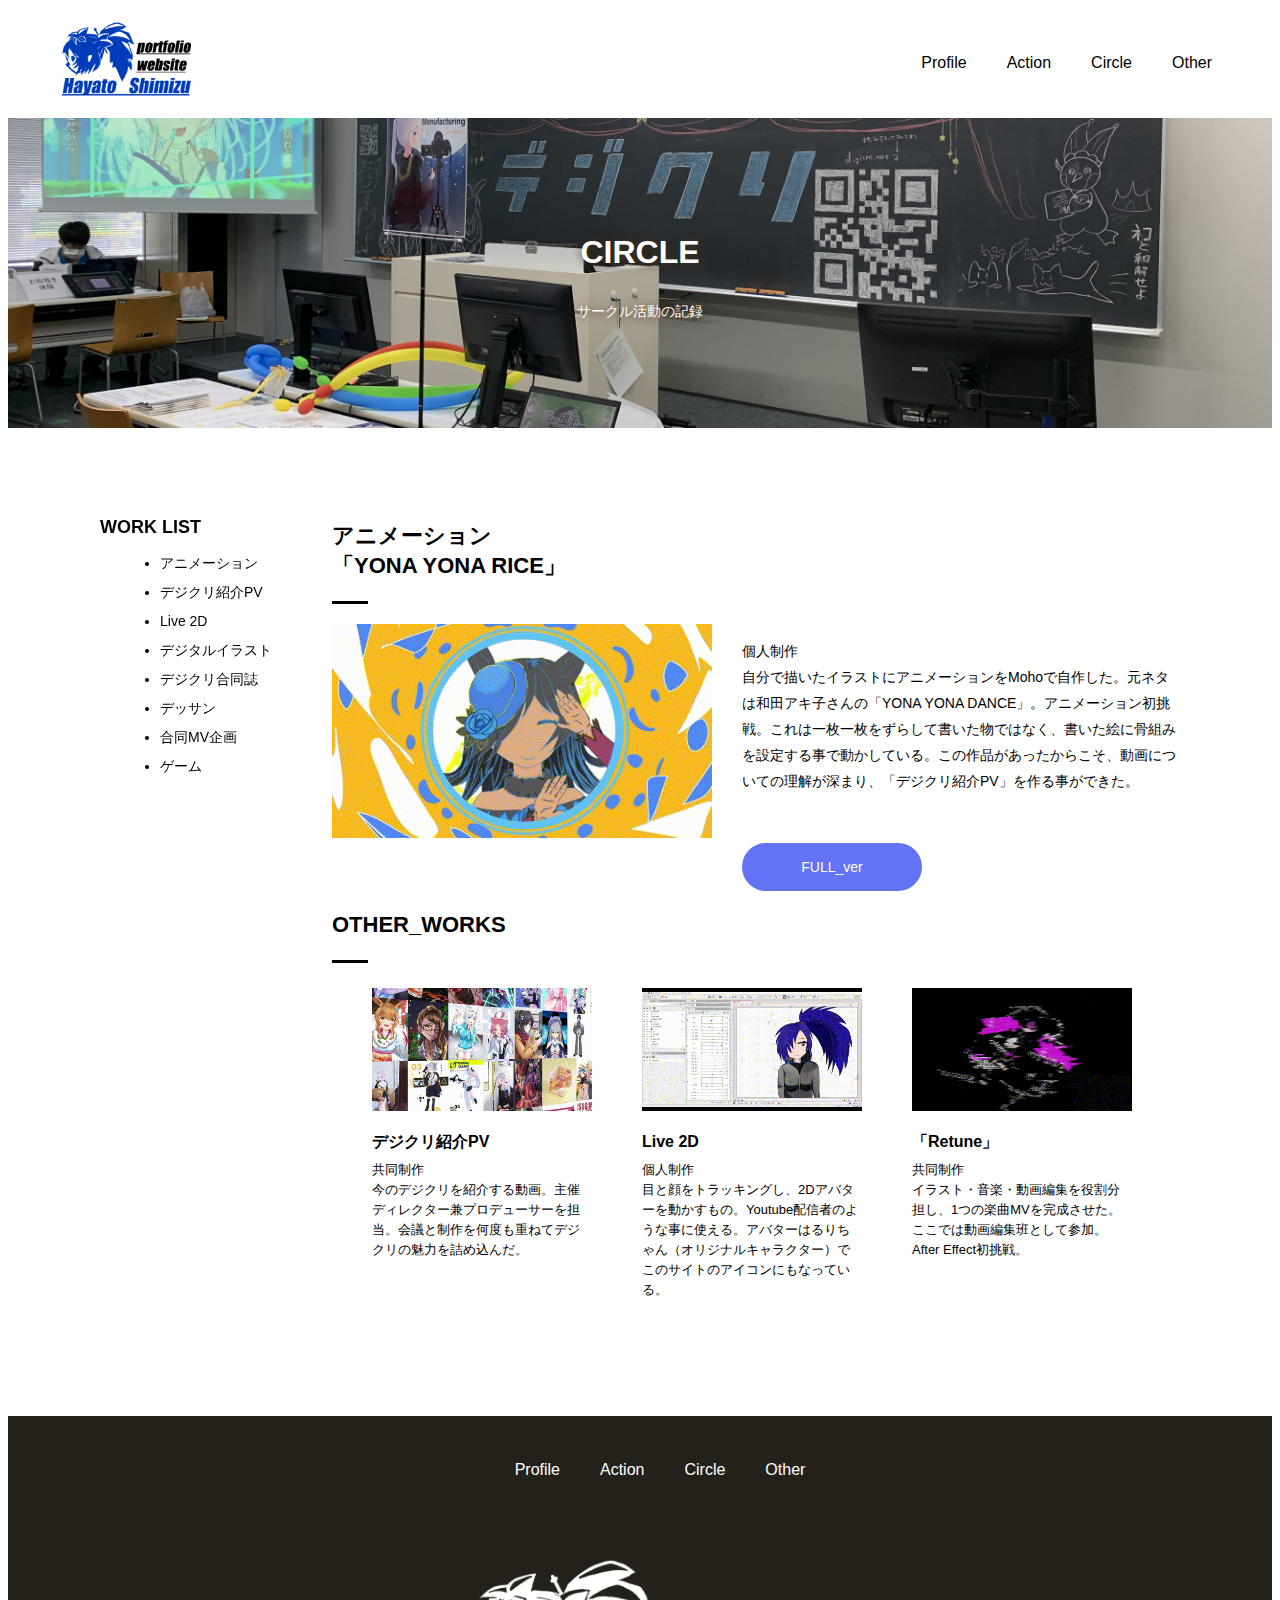
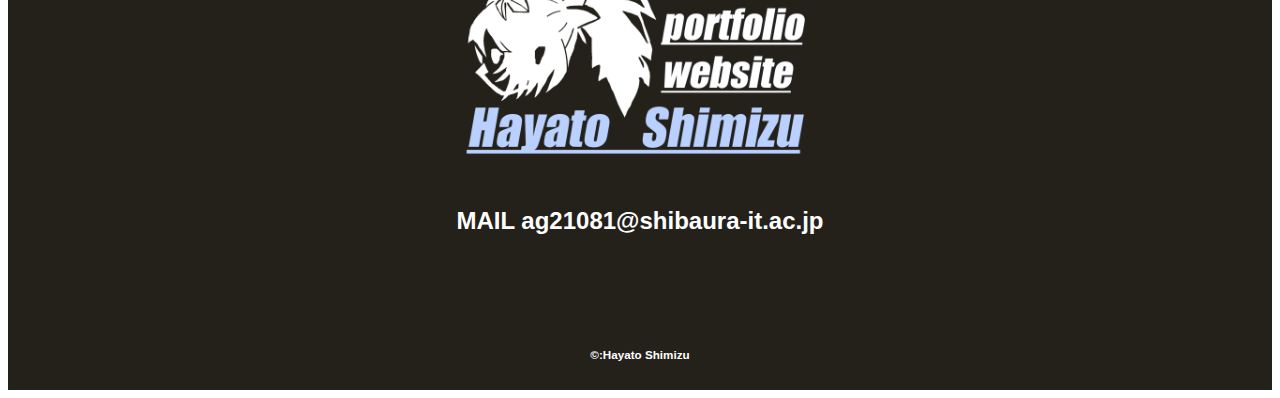
<file: circle-detail.html>
<!DOCTYPE html>
<html>

<head>
  <meta charset="UTF-8">
  <title>Shimizu portfolio website</title>
  <meta name="description" content="作品の詳細ページ">
  <meta name="viewport" content="width=device-width">
  <script src="./js/toggle-menu.js"></script>
  <link href="./css/common.css" rel="stylesheet">
  <link href="./css/circle.css" rel="stylesheet">
</head>

<body>
  <!--ヘッダーここから-->
  <header class="header">
    <div class="header-inner">
      <a class="header-logo" href="./index.html">
        <img src="./images/common/logo-header3.png" alt="RICE">
      </a>
      <button class="toggle-menu-button"></button>
      <div class="header-site-menu">
        <nav class="site-menu">
          <ul>
            <li><a href="profile.html">Profile</a></li>
            <li><a href="learning.html">Action</a></li>
            <li><a href="circle.html">Circle</a></li>
            <li><a href="other.html">Other</a></li>
          </ul>
        </nav>
      </div>

    </div>
  </header>
  <!--ヘッダーここまで-->

  <!--main始まり-->
  <main class="main">
    <div class="title">
      <h1>CIRCLE</h1>
      <p>サークル活動の記録</p>
    </div>
    <div class="circle-contents">
      <div class="circle-item">
        <h2>アニメーション<br>「YONA YONA RICE」</h2>
        <div class="item-area">
          <img src="./images/circle/img-item201.gif" alt="gifのYONAYONARICEの画像">
          <div class="about-item">
            <p class="item-text">個人制作<br>自分で描いたイラストにアニメーションをMohoで自作した。元ネタは和田アキ子さんの「YONA YONA DANCE」。アニメーション初挑戦。これは一枚一枚をずらして書いた物ではなく、書いた絵に骨組みを設定する事で動かしている。この作品があったからこそ、動画についての理解が深まり、「デジクリ紹介PV」を作る事ができた。</p>
            <a href="https://drive.google.com/file/d/1NidDLyrCovNaOgZjV8u_6B5y1HpzhvT_/view" target="_blank">FULL_ver</a>
          </div>
        </div>
        <div class="item-group other">
          <h2>OTHER_WORKS</h2>
          <ul class="item-list">
            <li>
              <a href="./circle-detail2.html">
                <img src="./images/circle/img-item202.gif" alt="デジクリ紹介PV">
                <dl>
                  <dt>デジクリ紹介PV</dt>
                  <dd>共同制作<br>今のデジクリを紹介する動画。主催ディレクター兼プロデューサーを担当。会議と制作を何度も重ねてデジクリの魅力を詰め込んだ。</dd>
                </dl>
              </a>
            </li>
            <li>
              <a href="./circle-detail3.html">
                <img src="./images/circle/img-item203.gif" alt="ライブ2D">
                <dl>
                  <dt>Live 2D</dt>
                  <dd>個人制作<br>目と顔をトラッキングし、2Dアバターを動かすもの。Youtube配信者のような事に使える。アバターはるりちゃん（オリジナルキャラクター）でこのサイトのアイコンにもなっている。</dd>
                </dl>
              </a>
            </li>
            <li>
              <a href="./circle-detail7.html">
                <img src="./images/circle/img-item208.gif" alt="MV画像">
                <dl>
                  <dt>「Retune」</dt>
                  <dd>共同制作<br>イラスト・音楽・動画編集を役割分担し、1つの楽曲MVを完成させた。ここでは動画編集班として参加。After Effect初挑戦。</dd>
                </dl>
              </a>
            </li>
          </ul>
        </div>
      </div>
      <aside class="circle-menu">
        <div class="circle-menu-inner">
          <h2>WORK LIST</h2>
          <ul>
            <li><a href="./circle-detail.html">アニメーション</a></li>
            <li><a href="./circle-detail2.html">デジクリ紹介PV</a></li>
            <li><a href="./circle-detail3.html">Live 2D</a></li>
            <li><a href="./circle-detail4.html">デジタルイラスト</a></li>
            <li><a href="./circle-detail5.html">デジクリ合同誌</a></li>
            <li><a href="./circle-detail6.html">デッサン</a></li>
            <li><a href="./circle-detail7.html">合同MV企画</a></li>
            <li><a href="./circle-detail8.html">ゲーム</a></li>
          </ul>
        </div>
      </aside>
    </div>
  </main>
  <!--main終-->

  <!--フッター始まり-->
  <footer class="footer">
    <nav class="site-menu">
      <ul>
        <li><a href="profile.html">Profile</a></li>
        <li><a href="learning.html">Action</a></li>
        <li><a href="circle.html">Circle</a></li>
        <li><a href="other.html">Other</a></li>
      </ul>
    </nav>
    <a class="footer-logo" href="./index.html">
      <img src="./images/common/logo-footer2.png" alt="RICE">
    </a>
    <p class="footer-mail">MAIL ag21081@shibaura-it.ac.jp</p>
    <p class="copyright"><small>&copy:Hayato Shimizu</small></p>
  </footer>
  <!--フッター終-->

</body>

</html>
</file>
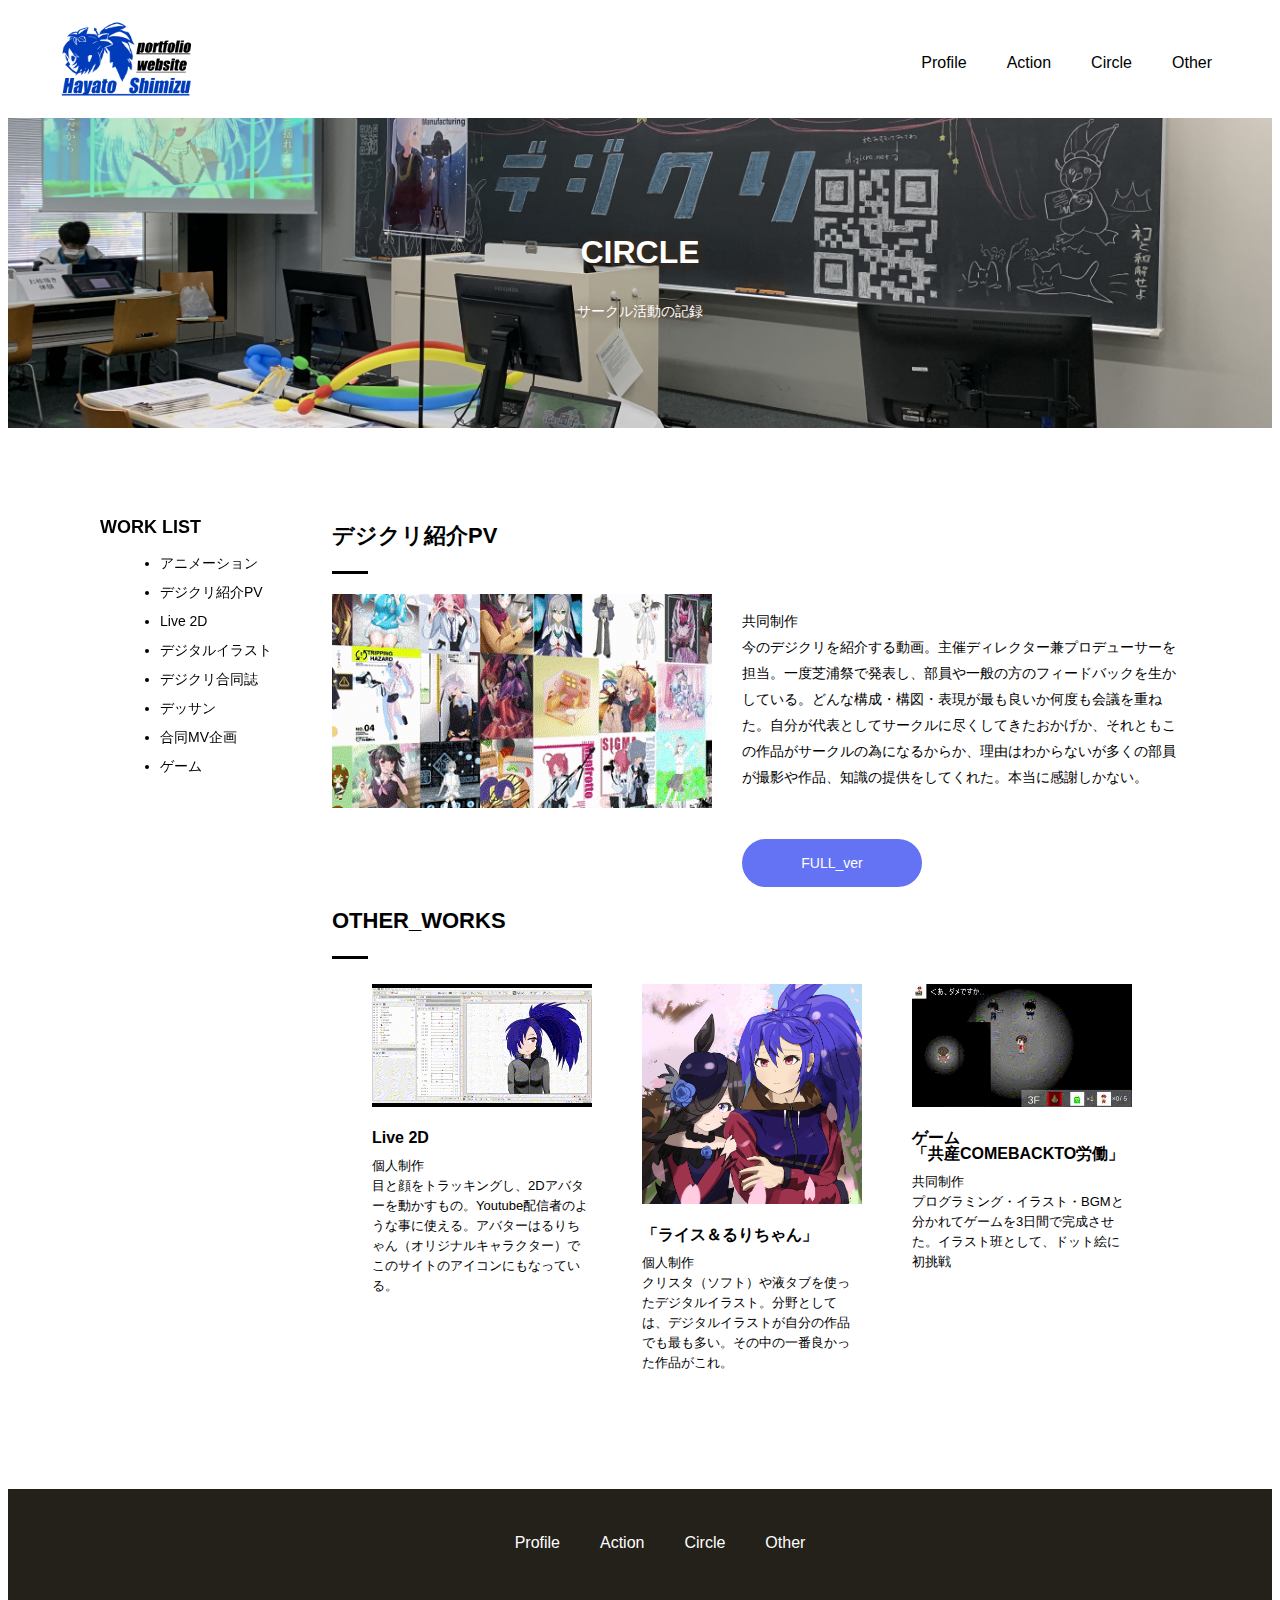
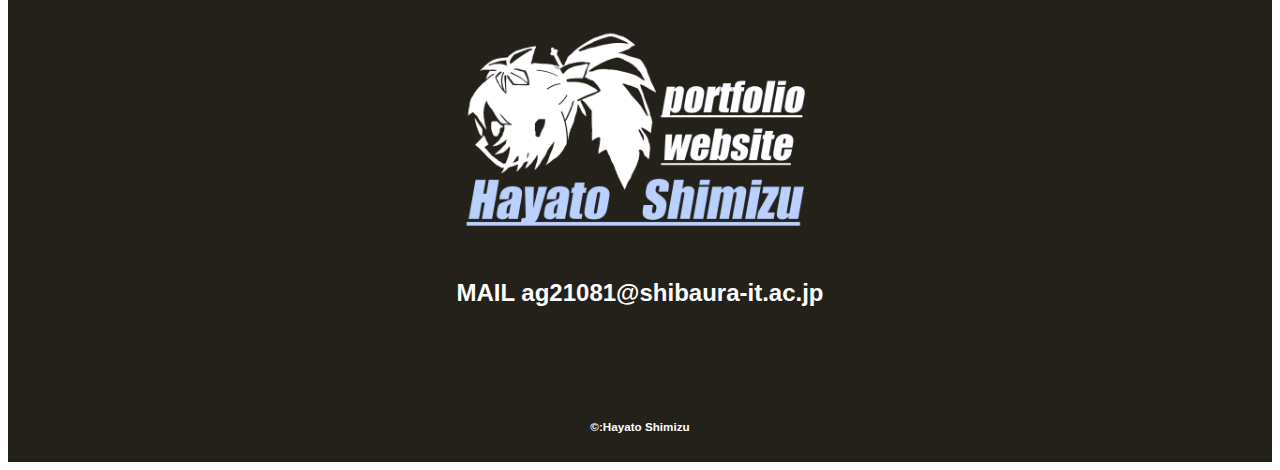
<file: circle-detail2.html>
<!DOCTYPE html>
<html>

<head>
  <meta charset="UTF-8">
  <title>Shimizu portfolio website</title>
  <meta name="description" content="作品の詳細ページ">
  <meta name="viewport" content="width=device-width">
  <script src="./js/toggle-menu.js"></script>
  <link href="./css/common.css" rel="stylesheet">
  <link href="./css/circle.css" rel="stylesheet">
</head>

<body>
  <!--ヘッダーここから-->
  <header class="header">
    <div class="header-inner">
      <a class="header-logo" href="./index.html">
        <img src="./images/common/logo-header3.png" alt="RICE">
      </a>
      <button class="toggle-menu-button"></button>
      <div class="header-site-menu">
        <nav class="site-menu">
          <ul>
            <li><a href="profile.html">Profile</a></li>
            <li><a href="learning.html">Action</a></li>
            <li><a href="circle.html">Circle</a></li>
            <li><a href="other.html">Other</a></li>
          </ul>
        </nav>
      </div>

    </div>
  </header>
  <!--ヘッダーここまで-->

  <!--main始まり-->
  <main class="main">
    <div class="title">
      <h1>CIRCLE</h1>
      <p>サークル活動の記録</p>
    </div>
    <div class="circle-contents">
      <div class="circle-item">
        <h2>デジクリ紹介PV</h2>
        <div class="item-area">
          <img src="./images/circle/img-item202.gif" alt="デジクリ紹介PV">
          <div class="about-item">
            <p class="item-text">
              共同制作<br>今のデジクリを紹介する動画。主催ディレクター兼プロデューサーを担当。一度芝浦祭で発表し、部員や一般の方のフィードバックを生かしている。どんな構成・構図・表現が最も良いか何度も会議を重ねた。自分が代表としてサークルに尽くしてきたおかげか、それともこの作品がサークルの為になるからか、理由はわからないが多くの部員が撮影や作品、知識の提供をしてくれた。本当に感謝しかない。</p>
            <a href="https://drive.google.com/file/d/1KP9ED5MdbBFKk1UotNRmXf3SgD3cs153/view"
              target="_blank">FULL_ver</a>
          </div>
        </div>
        <div class="item-group other">
          <h2>OTHER_WORKS</h2>
          <ul class="item-list">
            <li>
              <a href="./circle-detail3.html">
                <img src="./images/circle/img-item203.gif" alt="ライブ2D">
                <dl>
                  <dt>Live 2D</dt>
                  <dd>個人制作<br>目と顔をトラッキングし、2Dアバターを動かすもの。Youtube配信者のような事に使える。アバターはるりちゃん（オリジナルキャラクター）でこのサイトのアイコンにもなっている。
                  </dd>
                </dl>
              </a>
            </li>
            <li>
              <a href="./circle-detail4.html">
                <img src="./images/circle/img-item204.png" alt="ライス＆るり">
                <dl>
                  <dt>「ライス＆るりちゃん」</dt>
                  <dd>個人制作<br>クリスタ（ソフト）や液タブを使ったデジタルイラスト。分野としては、デジタルイラストが自分の作品でも最も多い。その中の一番良かった作品がこれ。</dd>
                </dl>
              </a>
            </li>
            <li>
              <a href="./circle-detail8.html">
                <img src="./images/circle/img-item205.gif" alt="ゲーム画像">
                <dl>
                  <dt>ゲーム<br>「共産COMEBACKTO労働」</dt>
                  <dd>共同制作<br>プログラミング・イラスト・BGMと分かれてゲームを3日間で完成させた。イラスト班として、ドット絵に初挑戦</dd>
                </dl>
              </a>
            </li>
          </ul>
        </div>
      </div>
      <aside class="circle-menu">
        <div class="circle-menu-inner">
          <h2>WORK LIST</h2>
          <ul>
            <li><a href="./circle-detail.html">アニメーション</a></li>
            <li><a href="./circle-detail2.html">デジクリ紹介PV</a></li>
            <li><a href="./circle-detail3.html">Live 2D</a></li>
            <li><a href="./circle-detail4.html">デジタルイラスト</a></li>
            <li><a href="./circle-detail5.html">デジクリ合同誌</a></li>
            <li><a href="./circle-detail6.html">デッサン</a></li>
            <li><a href="./circle-detail7.html">合同MV企画</a></li>
            <li><a href="./circle-detail8.html">ゲーム</a></li>
          </ul>
        </div>
      </aside>
    </div>
  </main>
  <!--main終-->

  <!--フッター始まり-->
  <footer class="footer">
    <nav class="site-menu">
      <ul>
        <li><a href="profile.html">Profile</a></li>
        <li><a href="learning.html">Action</a></li>
        <li><a href="circle.html">Circle</a></li>
        <li><a href="other.html">Other</a></li>
      </ul>
    </nav>
    <a class="footer-logo" href="./index.html">
      <img src="./images/common/logo-footer2.png" alt="RICE">
    </a>
    <p class="footer-mail">MAIL ag21081@shibaura-it.ac.jp</p>
    <p class="copyright"><small>&copy:Hayato Shimizu</small></p>
  </footer>
  <!--フッター終-->

</body>

</html>
</file>
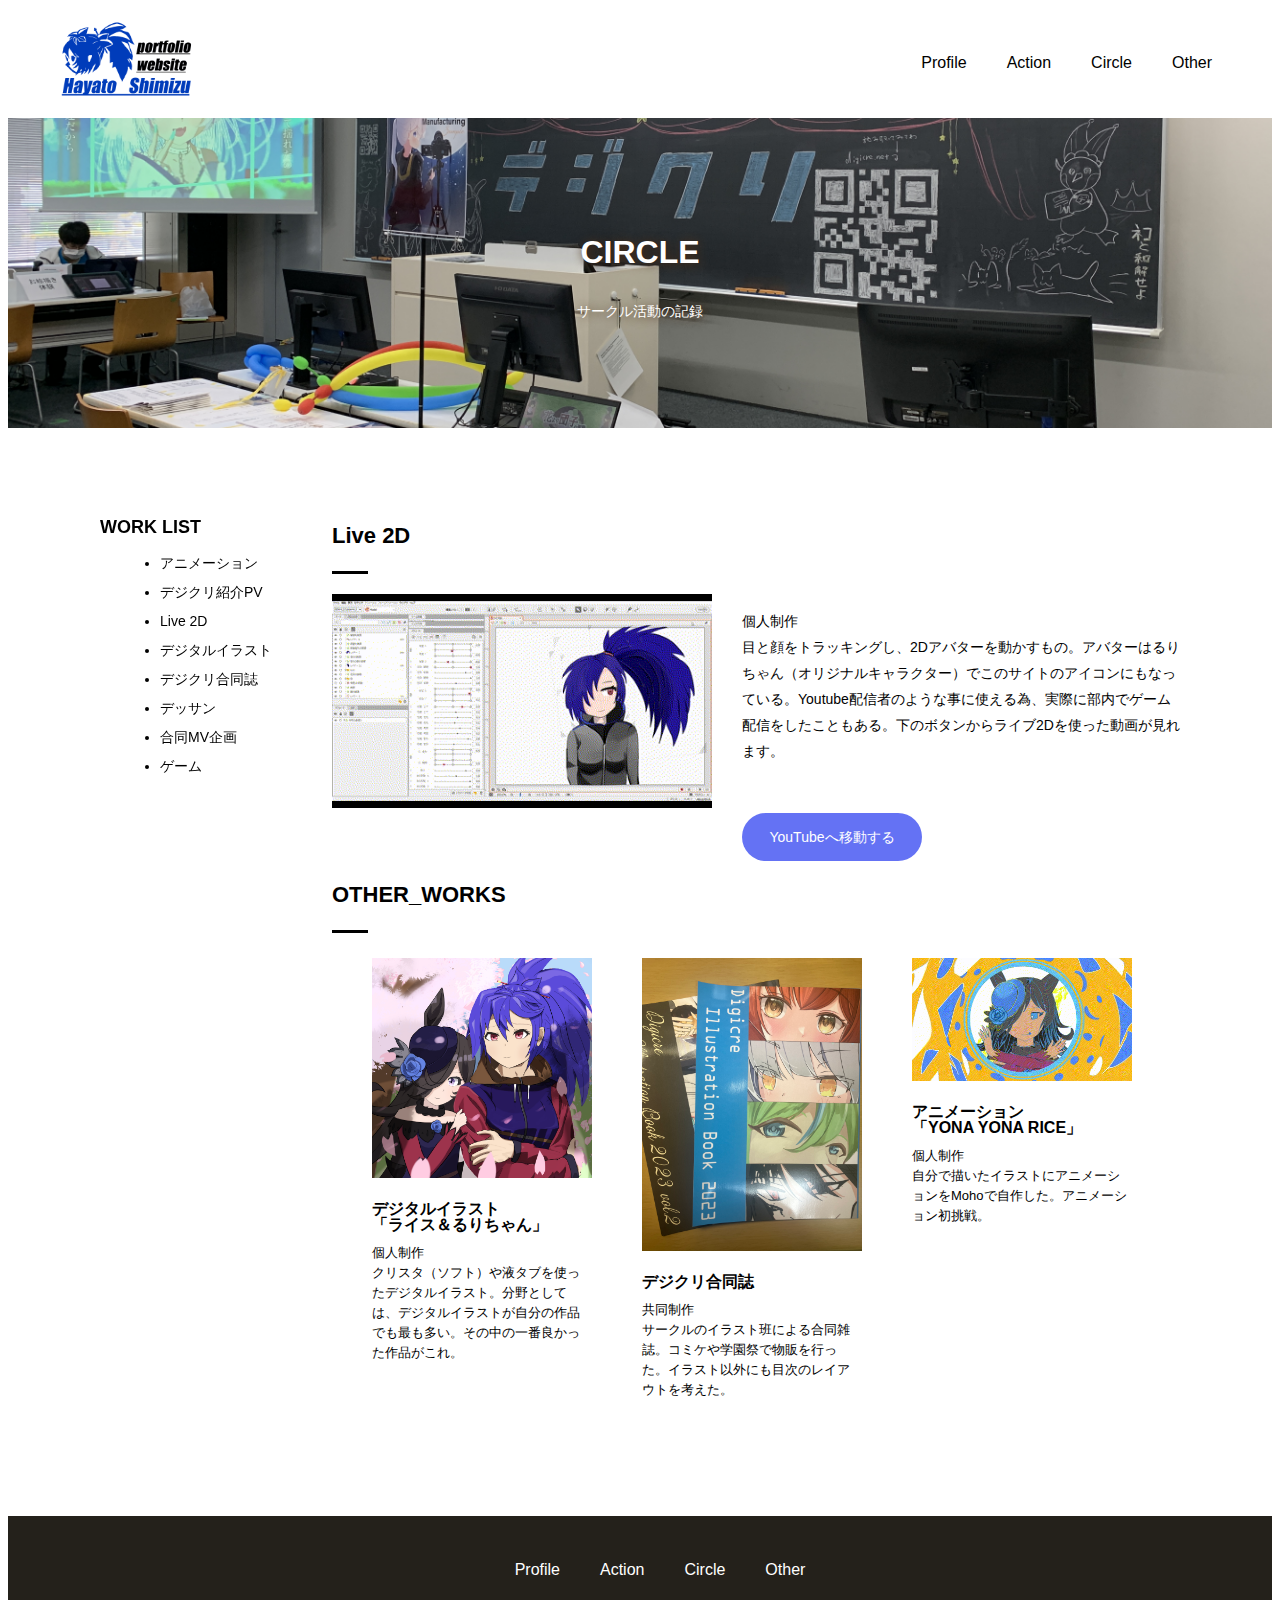
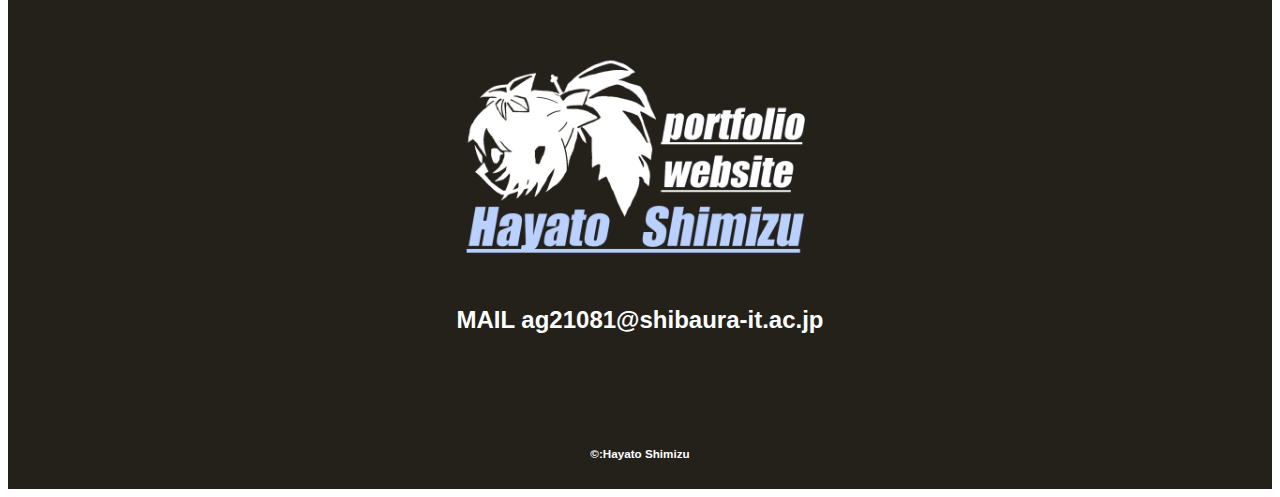
<file: circle-detail3.html>
<!DOCTYPE html>
<html>

<head>
  <meta charset="UTF-8">
  <title>Shimizu portfolio website</title>
  <meta name="description" content="作品の詳細ページ">
  <meta name="viewport" content="width=device-width">
  <script src="./js/toggle-menu.js"></script>
  <link href="./css/common.css" rel="stylesheet">
  <link href="./css/circle.css" rel="stylesheet">
</head>

<body>
  <!--ヘッダーここから-->
  <header class="header">
    <div class="header-inner">
      <a class="header-logo" href="./index.html">
        <img src="./images/common/logo-header3.png" alt="RICE">
      </a>
      <button class="toggle-menu-button"></button>
      <div class="header-site-menu">
        <nav class="site-menu">
          <ul>
            <li><a href="profile.html">Profile</a></li>
            <li><a href="learning.html">Action</a></li>
            <li><a href="circle.html">Circle</a></li>
            <li><a href="other.html">Other</a></li>
          </ul>
        </nav>
      </div>

    </div>
  </header>
  <!--ヘッダーここまで-->

  <!--main始まり-->
  <main class="main">
    <div class="title">
      <h1>CIRCLE</h1>
      <p>サークル活動の記録</p>
    </div>
    <div class="circle-contents">
      <div class="circle-item">
        <h2>Live 2D</h2>
        <div class="item-area">
          <img src="./images/circle/img-item203.gif" alt="ライブ2D">
          <div class="about-item">
            <p class="item-text">
              個人制作<br>目と顔をトラッキングし、2Dアバターを動かすもの。アバターはるりちゃん（オリジナルキャラクター）でこのサイトのアイコンにもなっている。Youtube配信者のような事に使える為、実際に部内でゲーム配信をしたこともある。下のボタンからライブ2Dを使った動画が見れます。
            </p>
            <a href="https://youtu.be/n6JjkgPlWXU?si=5-Jb3NhAkudtxJ95" 
            target="_blank">YouTubeへ移動する</a>
          </div>
        </div>
        <div class="item-group other">
          <h2>OTHER_WORKS</h2>
          <ul class="item-list">
            <li>
              <a href="./circle-detail4.html">
                <img src="./images/circle/img-item204.png" alt="ライス＆るり">
                <dl>
                  <dt>デジタルイラスト<br>「ライス＆るりちゃん」</dt>
                  <dd>個人制作<br>クリスタ（ソフト）や液タブを使ったデジタルイラスト。分野としては、デジタルイラストが自分の作品でも最も多い。その中の一番良かった作品がこれ。</dd>
                </dl>
              </a>
            </li>
            <li>
              <a href="./circle-detail5.html">
                <img src="./images/circle/img-item206.jpg" alt="合同誌画像">
                <dl>
                  <dt>デジクリ合同誌</dt>
                  <dd>共同制作<br>サークルのイラスト班による合同雑誌。コミケや学園祭で物販を行った。イラスト以外にも目次のレイアウトを考えた。</dd>
                </dl>
              </a>
            </li>
            <li>
              <a href="./circle-detail.html">
                <img src="./images/circle/img-item201.gif" alt="gifのYONAYONARICEの画像">
                <dl>
                  <dt>アニメーション<br>「YONA YONA RICE」</dt>
                  <dd>個人制作<br>自分で描いたイラストにアニメーションをMohoで自作した。アニメーション初挑戦。</dd>
                </dl>
              </a>
            </li>
          </ul>
        </div>
      </div>
      <aside class="circle-menu">
        <div class="circle-menu-inner">
          <h2>WORK LIST</h2>
          <ul>
            <li><a href="./circle-detail.html">アニメーション</a></li>
            <li><a href="./circle-detail2.html">デジクリ紹介PV</a></li>
            <li><a href="./circle-detail3.html">Live 2D</a></li>
            <li><a href="./circle-detail4.html">デジタルイラスト</a></li>
            <li><a href="./circle-detail5.html">デジクリ合同誌</a></li>
            <li><a href="./circle-detail6.html">デッサン</a></li>
            <li><a href="./circle-detail7.html">合同MV企画</a></li>
            <li><a href="./circle-detail8.html">ゲーム</a></li>
          </ul>
        </div>
      </aside>
    </div>
  </main>
  <!--main終-->

  <!--フッター始まり-->
  <footer class="footer">
    <nav class="site-menu">
      <ul>
        <li><a href="profile.html">Profile</a></li>
        <li><a href="learning.html">Action</a></li>
        <li><a href="circle.html">Circle</a></li>
        <li><a href="other.html">Other</a></li>
      </ul>
    </nav>
    <a class="footer-logo" href="./index.html">
      <img src="./images/common/logo-footer2.png" alt="RICE">
    </a>
    <p class="footer-mail">MAIL ag21081@shibaura-it.ac.jp</p>
    <p class="copyright"><small>&copy:Hayato Shimizu</small></p>
  </footer>
  <!--フッター終-->

</body>

</html>
</file>
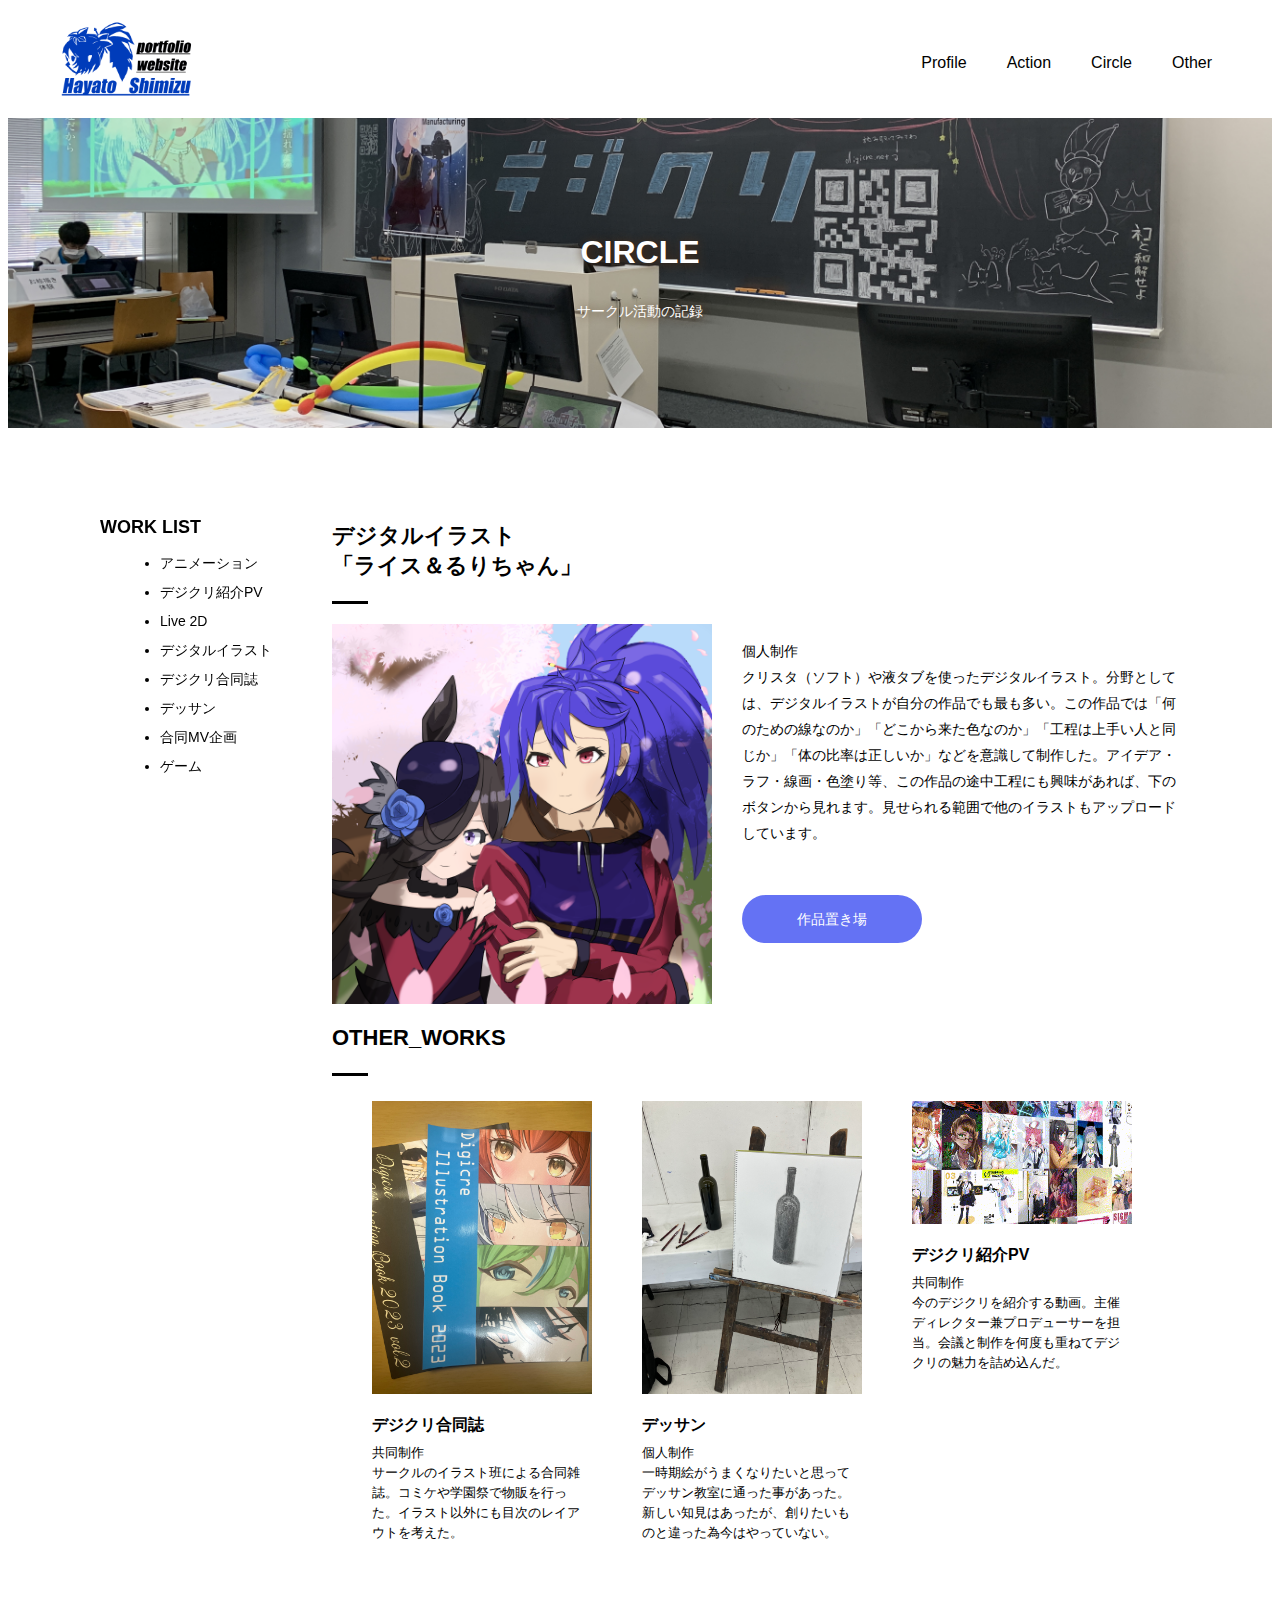
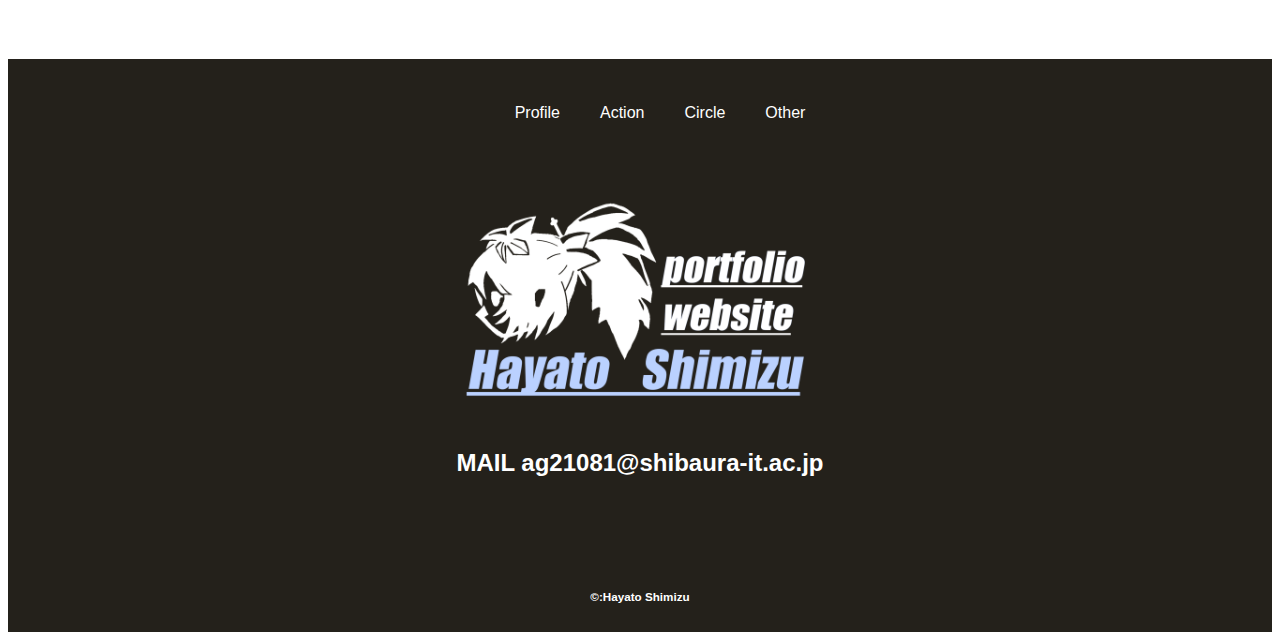
<file: circle-detail4.html>
<!DOCTYPE html>
<html>

<head>
  <meta charset="UTF-8">
  <title>Shimizu portfolio website</title>
  <meta name="description" content="作品の詳細ページ">
  <meta name="viewport" content="width=device-width">
  <script src="./js/toggle-menu.js"></script>
  <link href="./css/common.css" rel="stylesheet">
  <link href="./css/circle.css" rel="stylesheet">
</head>

<body>
  <!--ヘッダーここから-->
  <header class="header">
    <div class="header-inner">
      <a class="header-logo" href="./index.html">
        <img src="./images/common/logo-header3.png" alt="RICE">
      </a>
      <button class="toggle-menu-button"></button>
      <div class="header-site-menu">
        <nav class="site-menu">
          <ul>
            <li><a href="profile.html">Profile</a></li>
            <li><a href="learning.html">Action</a></li>
            <li><a href="circle.html">Circle</a></li>
            <li><a href="other.html">Other</a></li>
          </ul>
        </nav>
      </div>

    </div>
  </header>
  <!--ヘッダーここまで-->

  <!--main始まり-->
  <main class="main">
    <div class="title">
      <h1>CIRCLE</h1>
      <p>サークル活動の記録</p>
    </div>
    <div class="circle-contents">
      <div class="circle-item">
        <h2>デジタルイラスト<br>「ライス＆るりちゃん」</h2>
        <div class="item-area">
          <img src="./images/circle/img-item204.png" alt="ライス＆るり">
          <div class="about-item">
            <p class="item-text">
              個人制作<br>クリスタ（ソフト）や液タブを使ったデジタルイラスト。分野としては、デジタルイラストが自分の作品でも最も多い。この作品では「何のための線なのか」「どこから来た色なのか」「工程は上手い人と同じか」「体の比率は正しいか」などを意識して制作した。アイデア・ラフ・線画・色塗り等、この作品の途中工程にも興味があれば、下のボタンから見れます。見せられる範囲で他のイラストもアップロードしています。
            </p>
            <a href="https://drive.google.com/drive/folders/1NzDLAontf9TDh5GesxKFuJS0V4-SUHIH?usp=sharing"
              target="_blank">作品置き場</a>
          </div>
        </div>
        <div class="item-group other">
          <h2>OTHER_WORKS</h2>
          <ul class="item-list">
            <li>
              <a href="./circle-detail5.html">
                <img src="./images/circle/img-item206.jpg" alt="合同誌画像">
                <dl>
                  <dt>デジクリ合同誌</dt>
                  <dd>共同制作<br>サークルのイラスト班による合同雑誌。コミケや学園祭で物販を行った。イラスト以外にも目次のレイアウトを考えた。</dd>
                </dl>
              </a>
            </li>
            <li>
              <a href="./circle-detail6.html">
                <img src="./images/circle/img-item207.jpg" alt="デッサン画像">
                <dl>
                  <dt>デッサン</dt>
                  <dd>個人制作<br>一時期絵がうまくなりたいと思ってデッサン教室に通った事があった。新しい知見はあったが、創りたいものと違った為今はやっていない。</dd>
                </dl>
              </a>
            </li>
            <li>
              <a href="./circle-detail2.html">
                <img src="./images/circle/img-item202.gif" alt="デジクリ紹介PV">
                <dl>
                  <dt>デジクリ紹介PV</dt>
                  <dd>共同制作<br>今のデジクリを紹介する動画。主催ディレクター兼プロデューサーを担当。会議と制作を何度も重ねてデジクリの魅力を詰め込んだ。</dd>
                </dl>
              </a>
            </li>
          </ul>
        </div>
      </div>
      <aside class="circle-menu">
        <div class="circle-menu-inner">
          <h2>WORK LIST</h2>
          <ul>
            <li><a href="./circle-detail.html">アニメーション</a></li>
            <li><a href="./circle-detail2.html">デジクリ紹介PV</a></li>
            <li><a href="./circle-detail3.html">Live 2D</a></li>
            <li><a href="./circle-detail4.html">デジタルイラスト</a></li>
            <li><a href="./circle-detail5.html">デジクリ合同誌</a></li>
            <li><a href="./circle-detail6.html">デッサン</a></li>
            <li><a href="./circle-detail7.html">合同MV企画</a></li>
            <li><a href="./circle-detail8.html">ゲーム</a></li>
          </ul>
        </div>
      </aside>
    </div>
  </main>
  <!--main終-->

  <!--フッター始まり-->
  <footer class="footer">
    <nav class="site-menu">
      <ul>
        <li><a href="profile.html">Profile</a></li>
        <li><a href="learning.html">Action</a></li>
        <li><a href="circle.html">Circle</a></li>
        <li><a href="other.html">Other</a></li>
      </ul>
    </nav>
    <a class="footer-logo" href="./index.html">
      <img src="./images/common/logo-footer2.png" alt="RICE">
    </a>
    <p class="footer-mail">MAIL ag21081@shibaura-it.ac.jp</p>
    <p class="copyright"><small>&copy:Hayato Shimizu</small></p>
  </footer>
  <!--フッター終-->

</body>

</html>
</file>
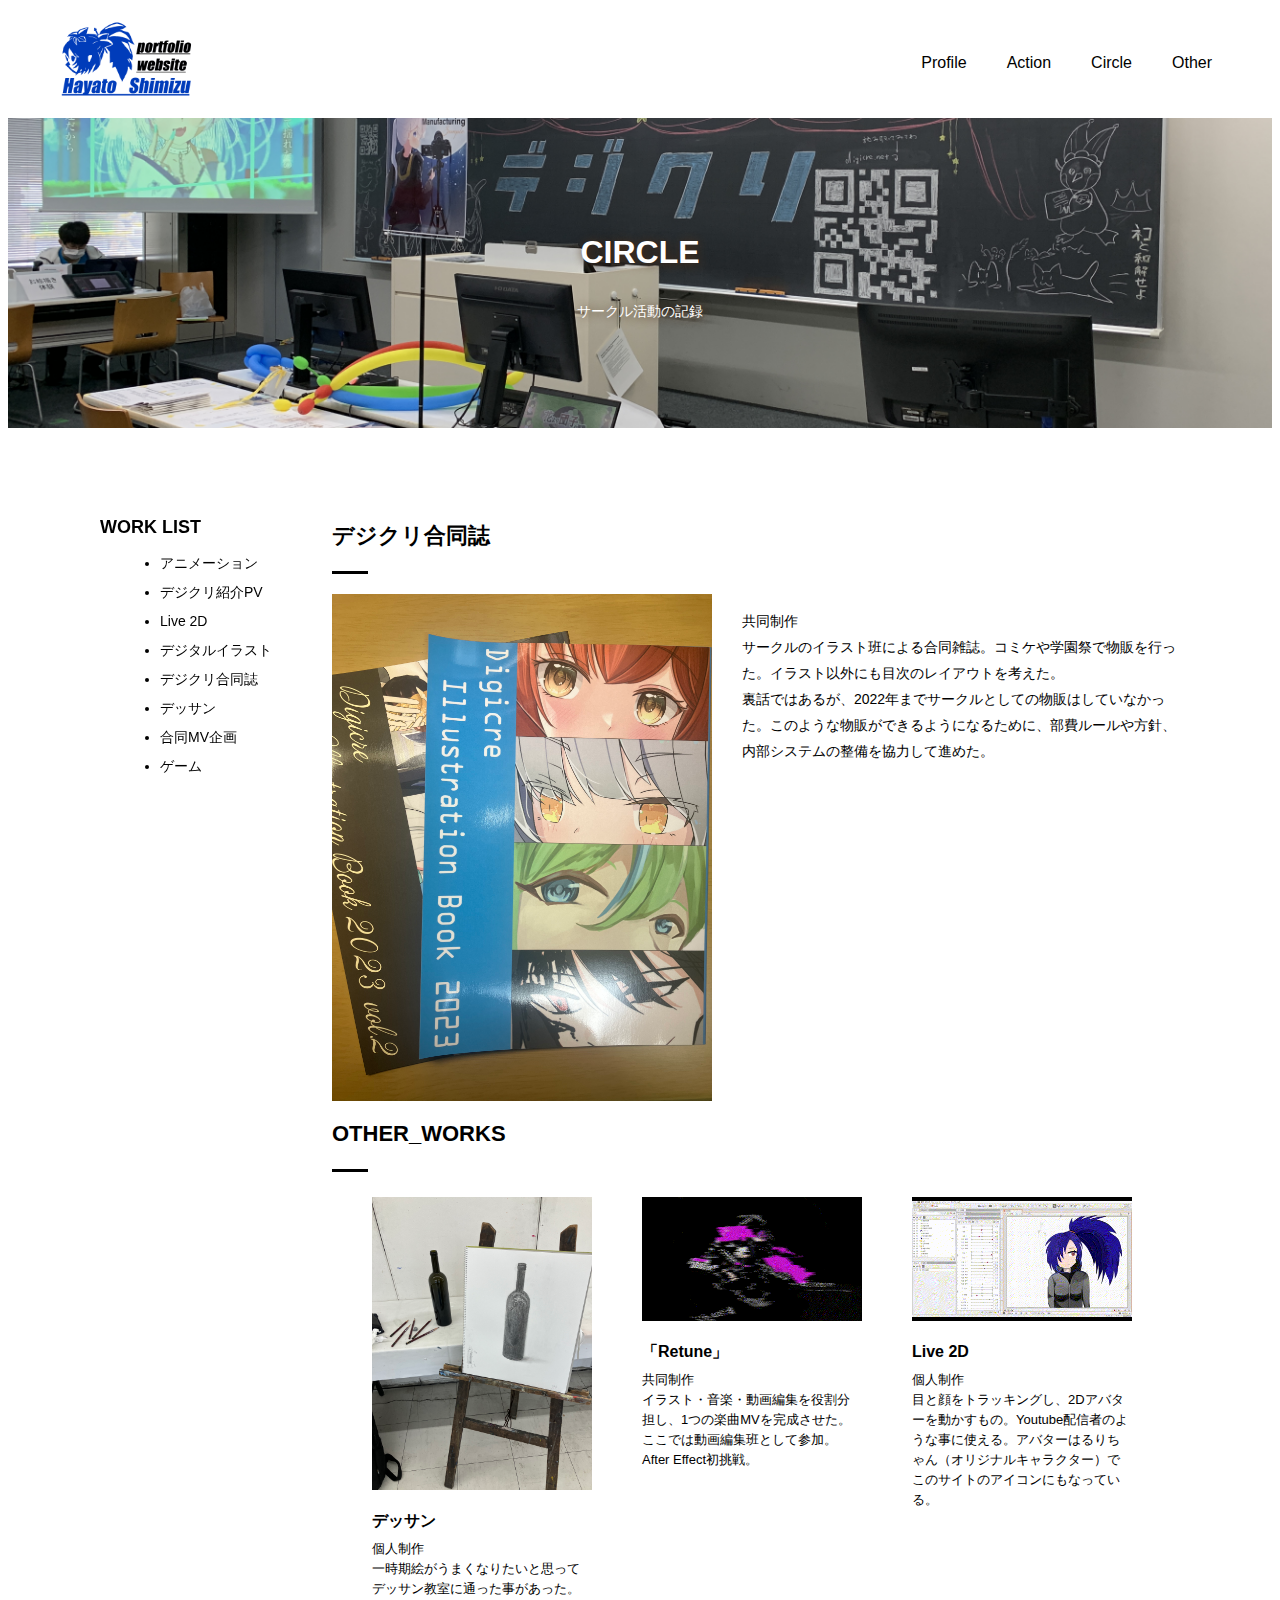
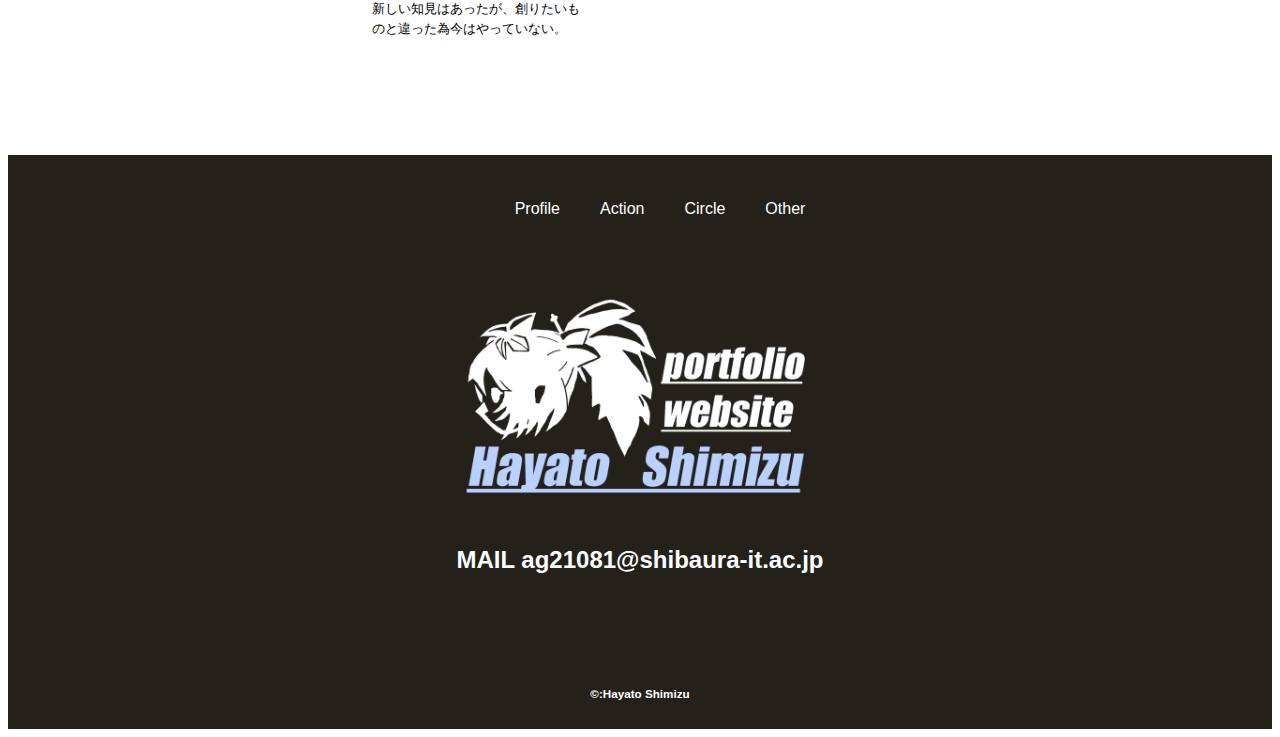
<file: circle-detail5.html>
<!DOCTYPE html>
<html>

<head>
  <meta charset="UTF-8">
  <title>Shimizu portfolio website</title>
  <meta name="description" content="作品の詳細ページ">
  <meta name="viewport" content="width=device-width">
  <script src="./js/toggle-menu.js"></script>
  <link href="./css/common.css" rel="stylesheet">
  <link href="./css/circle.css" rel="stylesheet">
</head>

<body>
  <!--ヘッダーここから-->
  <header class="header">
    <div class="header-inner">
      <a class="header-logo" href="./index.html">
        <img src="./images/common/logo-header3.png" alt="RICE">
      </a>
      <button class="toggle-menu-button"></button>
      <div class="header-site-menu">
        <nav class="site-menu">
          <ul>
            <li><a href="profile.html">Profile</a></li>
            <li><a href="learning.html">Action</a></li>
            <li><a href="circle.html">Circle</a></li>
            <li><a href="other.html">Other</a></li>
          </ul>
        </nav>
      </div>

    </div>
  </header>
  <!--ヘッダーここまで-->

  <!--main始まり-->
  <main class="main">
    <div class="title">
      <h1>CIRCLE</h1>
      <p>サークル活動の記録</p>
    </div>
    <div class="circle-contents">
      <div class="circle-item">
        <h2>デジクリ合同誌</h2>
        <div class="item-area">
          <img src="./images/circle/img-item206.jpg" alt="合同誌画像">
          <div class="about-item">
            <p class="item-text">共同制作<br>サークルのイラスト班による合同雑誌。コミケや学園祭で物販を行った。イラスト以外にも目次のレイアウトを考えた。<br>裏話ではあるが、2022年までサークルとしての物販はしていなかった。このような物販ができるようになるために、部費ルールや方針、内部システムの整備を協力して進めた。</p>
          </div>
        </div>
        <div class="item-group other">
          <h2>OTHER_WORKS</h2>
          <ul class="item-list">
            <li>
              <a href="./circle-detail6.html">
                <img src="./images/circle/img-item207.jpg" alt="デッサン画像">
                <dl>
                  <dt>デッサン</dt>
                  <dd>個人制作<br>一時期絵がうまくなりたいと思ってデッサン教室に通った事があった。新しい知見はあったが、創りたいものと違った為今はやっていない。</dd>
                </dl>
              </a>
            </li>
            <li>
              <a href="./circle-detail7.html">
                <img src="./images/circle/img-item208.gif" alt="MV画像">
                <dl>
                  <dt>「Retune」</dt>
                  <dd>共同制作<br>イラスト・音楽・動画編集を役割分担し、1つの楽曲MVを完成させた。ここでは動画編集班として参加。After Effect初挑戦。</dd>
                </dl>
              </a>
            </li>
            <li>
              <a href="./circle-detail3.html">
                <img src="./images/circle/img-item203.gif" alt="ライブ2D">
                <dl>
                  <dt>Live 2D</dt>
                  <dd>個人制作<br>目と顔をトラッキングし、2Dアバターを動かすもの。Youtube配信者のような事に使える。アバターはるりちゃん（オリジナルキャラクター）でこのサイトのアイコンにもなっている。</dd>
                </dl>
              </a>
            </li>
          </ul>
        </div>
      </div>
      <aside class="circle-menu">
        <div class="circle-menu-inner">
          <h2>WORK LIST</h2>
          <ul>
            <li><a href="./circle-detail.html">アニメーション</a></li>
            <li><a href="./circle-detail2.html">デジクリ紹介PV</a></li>
            <li><a href="./circle-detail3.html">Live 2D</a></li>
            <li><a href="./circle-detail4.html">デジタルイラスト</a></li>
            <li><a href="./circle-detail5.html">デジクリ合同誌</a></li>
            <li><a href="./circle-detail6.html">デッサン</a></li>
            <li><a href="./circle-detail7.html">合同MV企画</a></li>
            <li><a href="./circle-detail8.html">ゲーム</a></li>
          </ul>
        </div>
      </aside>
    </div>
  </main>
  <!--main終-->

  <!--フッター始まり-->
  <footer class="footer">
    <nav class="site-menu">
      <ul>
        <li><a href="profile.html">Profile</a></li>
        <li><a href="learning.html">Action</a></li>
        <li><a href="circle.html">Circle</a></li>
        <li><a href="other.html">Other</a></li>
      </ul>
    </nav>
    <a class="footer-logo" href="./index.html">
      <img src="./images/common/logo-footer2.png" alt="RICE">
    </a>
    <p class="footer-mail">MAIL ag21081@shibaura-it.ac.jp</p>
    <p class="copyright"><small>&copy:Hayato Shimizu</small></p>
  </footer>
  <!--フッター終-->

</body>

</html>
</file>
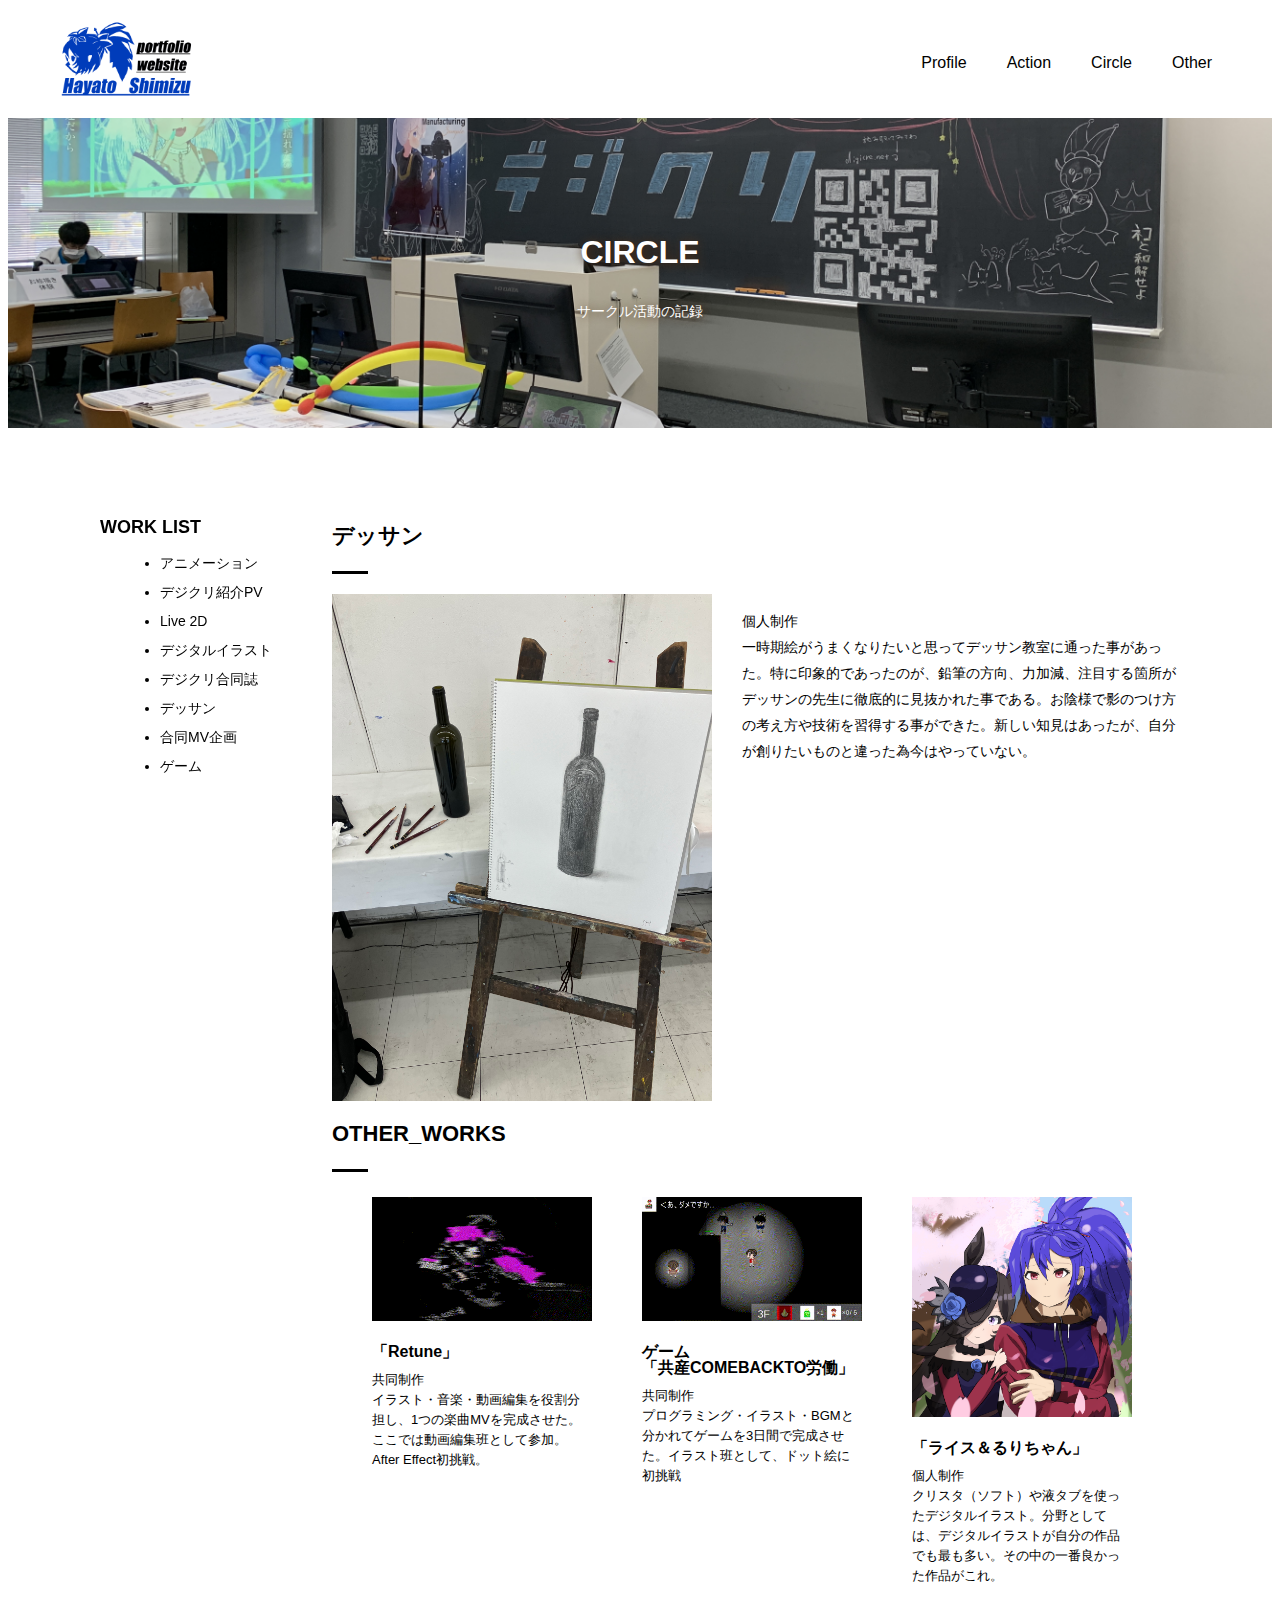
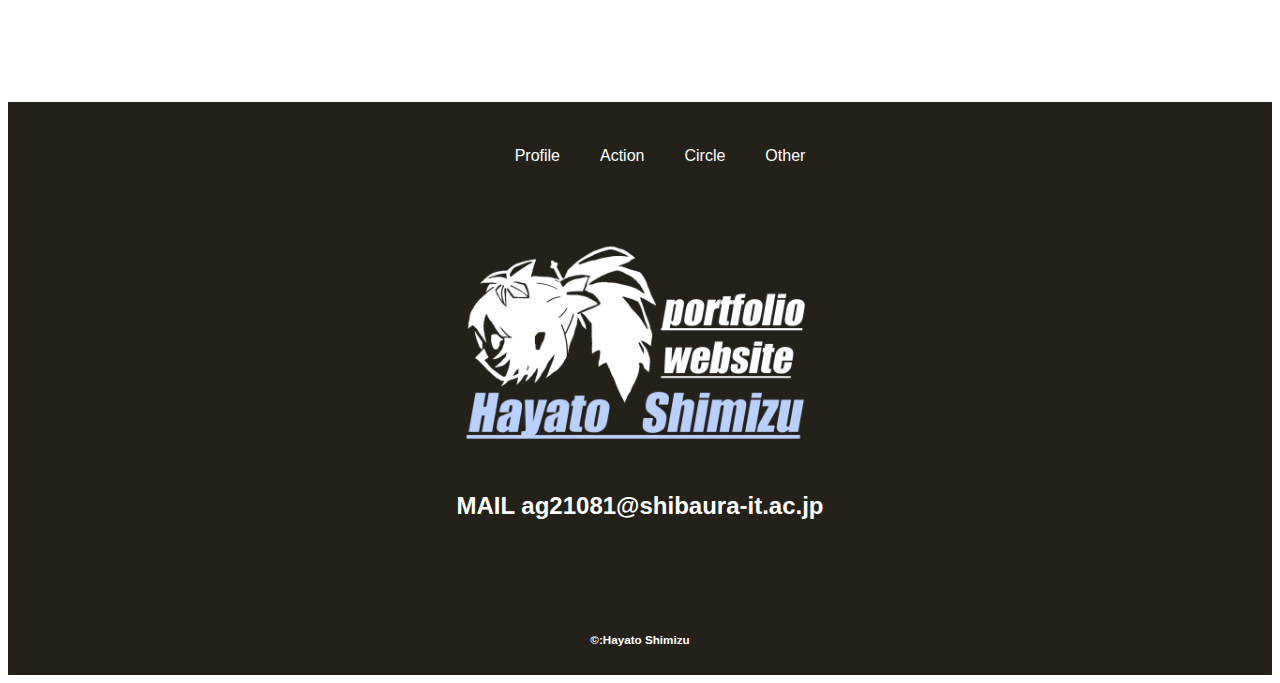
<file: circle-detail6.html>
<!DOCTYPE html>
<html>

<head>
  <meta charset="UTF-8">
  <title>Shimizu portfolio website</title>
  <meta name="description" content="作品の詳細ページ">
  <meta name="viewport" content="width=device-width">
  <script src="./js/toggle-menu.js"></script>
  <link href="./css/common.css" rel="stylesheet">
  <link href="./css/circle.css" rel="stylesheet">
</head>

<body>
  <!--ヘッダーここから-->
  <header class="header">
    <div class="header-inner">
      <a class="header-logo" href="./index.html">
        <img src="./images/common/logo-header3.png" alt="RICE">
      </a>
      <button class="toggle-menu-button"></button>
      <div class="header-site-menu">
        <nav class="site-menu">
          <ul>
            <li><a href="profile.html">Profile</a></li>
            <li><a href="learning.html">Action</a></li>
            <li><a href="circle.html">Circle</a></li>
            <li><a href="other.html">Other</a></li>
          </ul>
        </nav>
      </div>

    </div>
  </header>
  <!--ヘッダーここまで-->

  <!--main始まり-->
  <main class="main">
    <div class="title">
      <h1>CIRCLE</h1>
      <p>サークル活動の記録</p>
    </div>
    <div class="circle-contents">
      <div class="circle-item">
        <h2>デッサン</h2>
        <div class="item-area">
          <img src="./images/circle/img-item207.jpg" alt="デッサン画像">
          <div class="about-item">
            <p class="item-text">個人制作<br>一時期絵がうまくなりたいと思ってデッサン教室に通った事があった。特に印象的であったのが、鉛筆の方向、力加減、注目する箇所がデッサンの先生に徹底的に見抜かれた事である。お陰様で影のつけ方の考え方や技術を習得する事ができた。新しい知見はあったが、自分が創りたいものと違った為今はやっていない。</p>
          </div>
        </div>
        <div class="item-group other">
          <h2>OTHER_WORKS</h2>
          <ul class="item-list">
            <li>
              <a href="./circle-detail7.html">
                <img src="./images/circle/img-item208.gif" alt="MV画像">
                <dl>
                  <dt>「Retune」</dt>
                  <dd>共同制作<br>イラスト・音楽・動画編集を役割分担し、1つの楽曲MVを完成させた。ここでは動画編集班として参加。After Effect初挑戦。</dd>
                </dl>
              </a>
            </li>
            <li>
              <a href="./circle-detail8.html">
                <img src="./images/circle/img-item205.gif" alt="ゲーム画像">
                <dl>
                  <dt>ゲーム<br>「共産COMEBACKTO労働」</dt>
                  <dd>共同制作<br>プログラミング・イラスト・BGMと分かれてゲームを3日間で完成させた。イラスト班として、ドット絵に初挑戦</dd>
                </dl>
              </a>
            </li>
            <li>
              <a href="./circle-detail4.html">
                <img src="./images/circle/img-item204.png" alt="ライス＆るり">
                <dl>
                  <dt>「ライス＆るりちゃん」</dt>
                  <dd>個人制作<br>クリスタ（ソフト）や液タブを使ったデジタルイラスト。分野としては、デジタルイラストが自分の作品でも最も多い。その中の一番良かった作品がこれ。</dd>
                </dl>
              </a>
            </li>
          </ul>
        </div>
      </div>
      <aside class="circle-menu">
        <div class="circle-menu-inner">
          <h2>WORK LIST</h2>
          <ul>
            <li><a href="./circle-detail.html">アニメーション</a></li>
            <li><a href="./circle-detail2.html">デジクリ紹介PV</a></li>
            <li><a href="./circle-detail3.html">Live 2D</a></li>
            <li><a href="./circle-detail4.html">デジタルイラスト</a></li>
            <li><a href="./circle-detail5.html">デジクリ合同誌</a></li>
            <li><a href="./circle-detail6.html">デッサン</a></li>
            <li><a href="./circle-detail7.html">合同MV企画</a></li>
            <li><a href="./circle-detail8.html">ゲーム</a></li>
          </ul>
        </div>
      </aside>
    </div>
  </main>
  <!--main終-->

  <!--フッター始まり-->
  <footer class="footer">
    <nav class="site-menu">
      <ul>
        <li><a href="profile.html">Profile</a></li>
        <li><a href="learning.html">Action</a></li>
        <li><a href="circle.html">Circle</a></li>
        <li><a href="other.html">Other</a></li>
      </ul>
    </nav>
    <a class="footer-logo" href="./index.html">
      <img src="./images/common/logo-footer2.png" alt="RICE">
    </a>
    <p class="footer-mail">MAIL ag21081@shibaura-it.ac.jp</p>
    <p class="copyright"><small>&copy:Hayato Shimizu</small></p>
  </footer>
  <!--フッター終-->

</body>

</html>
</file>
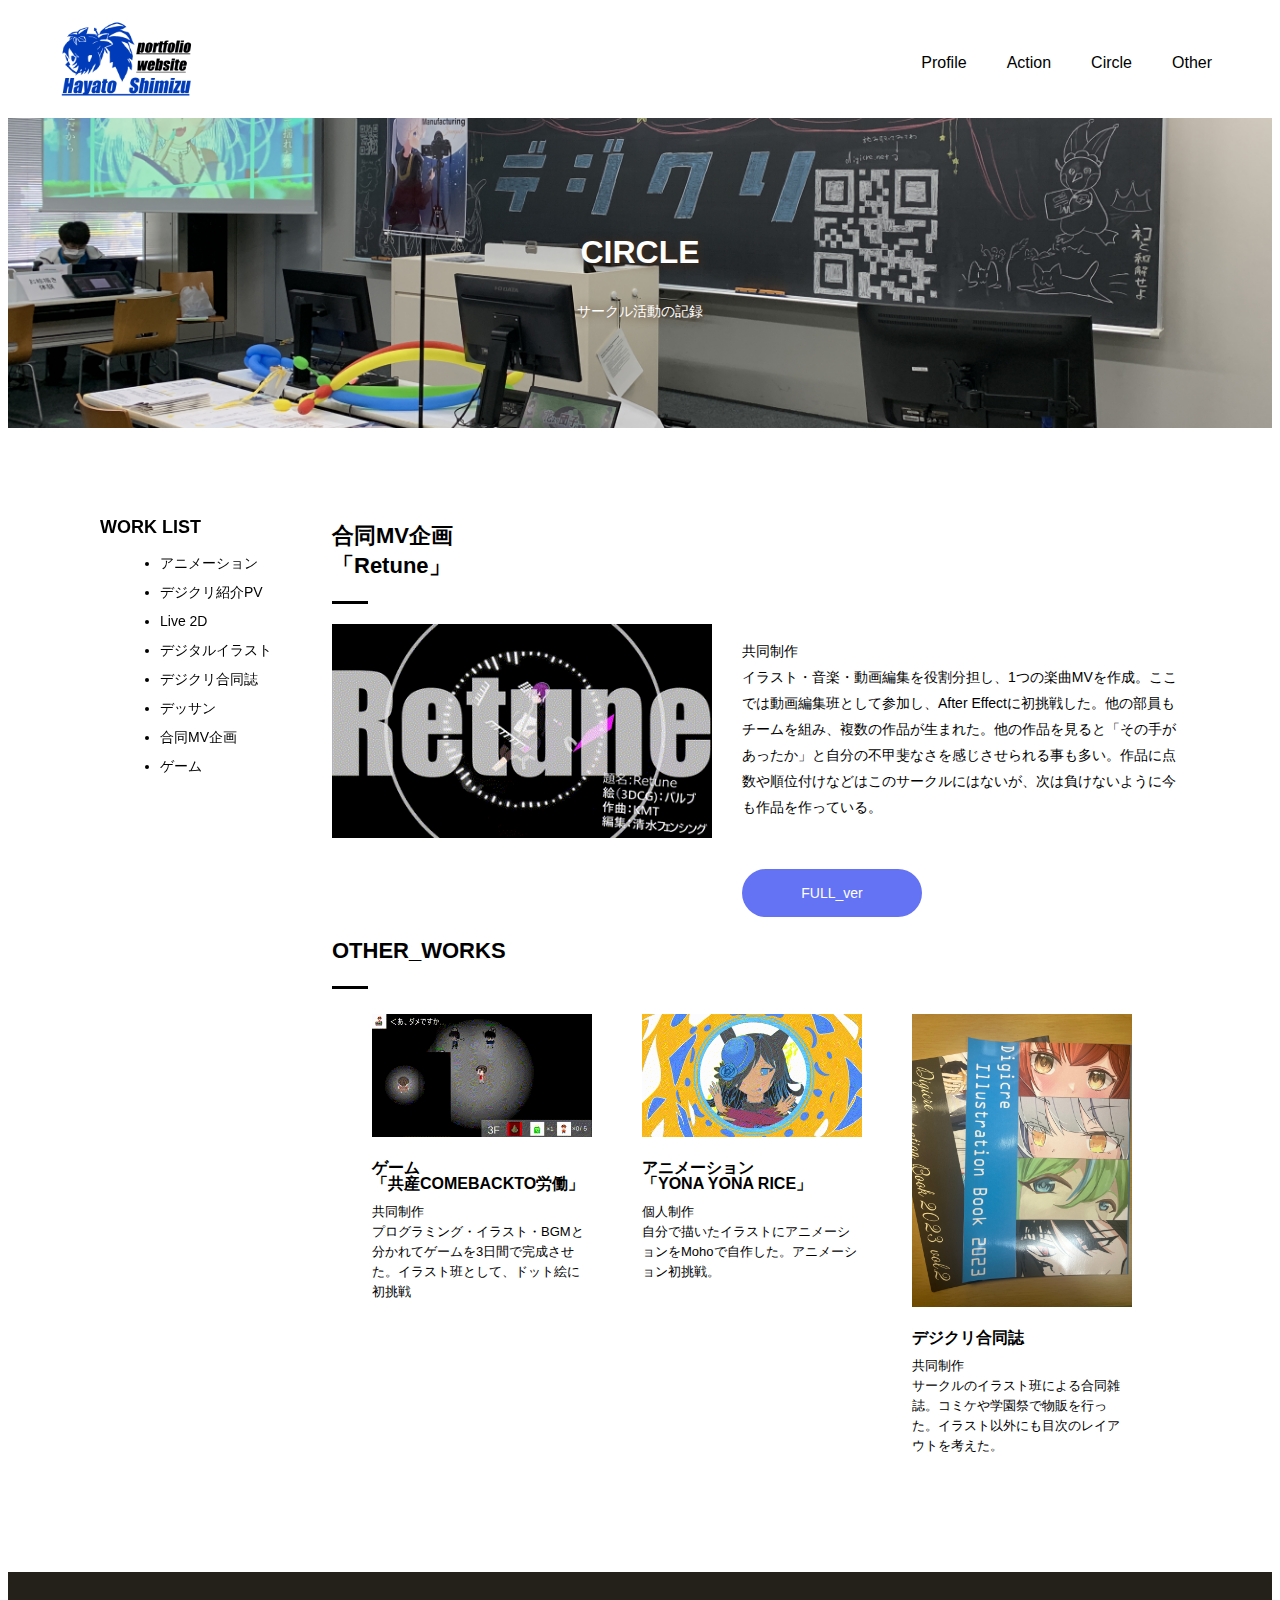
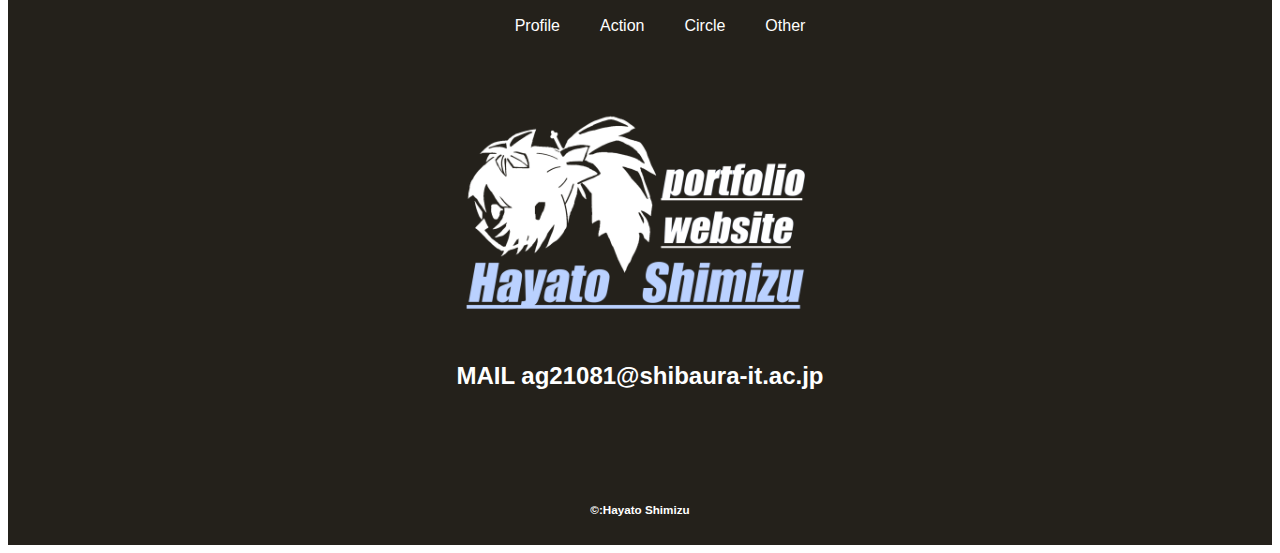
<file: circle-detail7.html>
<!DOCTYPE html>
<html>

<head>
  <meta charset="UTF-8">
  <title>Shimizu portfolio website</title>
  <meta name="description" content="作品の詳細ページ">
  <meta name="viewport" content="width=device-width">
  <script src="./js/toggle-menu.js"></script>
  <link href="./css/common.css" rel="stylesheet">
  <link href="./css/circle.css" rel="stylesheet">
</head>

<body>
  <!--ヘッダーここから-->
  <header class="header">
    <div class="header-inner">
      <a class="header-logo" href="./index.html">
        <img src="./images/common/logo-header3.png" alt="RICE">
      </a>
      <button class="toggle-menu-button"></button>
      <div class="header-site-menu">
        <nav class="site-menu">
          <ul>
            <li><a href="profile.html">Profile</a></li>
            <li><a href="learning.html">Action</a></li>
            <li><a href="circle.html">Circle</a></li>
            <li><a href="other.html">Other</a></li>
          </ul>
        </nav>
      </div>

    </div>
  </header>
  <!--ヘッダーここまで-->

  <!--main始まり-->
  <main class="main">
    <div class="title">
      <h1>CIRCLE</h1>
      <p>サークル活動の記録</p>
    </div>
    <div class="circle-contents">
      <div class="circle-item">
        <h2>合同MV企画<br>「Retune」</h2>
        <div class="item-area">
          <img src="./images/circle/img-item208.gif" alt="MV画像">
          <div class="about-item">
            <p class="item-text">共同制作<br>イラスト・音楽・動画編集を役割分担し、1つの楽曲MVを作成。ここでは動画編集班として参加し、After Effectに初挑戦した。他の部員もチームを組み、複数の作品が生まれた。他の作品を見ると「その手があったか」と自分の不甲斐なさを感じさせられる事も多い。作品に点数や順位付けなどはこのサークルにはないが、次は負けないように今も作品を作っている。</p>
            <a href="https://drive.google.com/file/d/19wLyDiAc8_VrQxGVJWAEKCA_N5BBdZIS/view?usp=sharing" 
            target="_blank">FULL_ver</a>
          </div>
        </div>
        <div class="item-group other">
          <h2>OTHER_WORKS</h2>
          <ul class="item-list">
            <li>
              <a href="./circle-detail8.html">
                <img src="./images/circle/img-item205.gif" alt="ゲーム画像">
                <dl>
                  <dt>ゲーム<br>「共産COMEBACKTO労働」</dt>
                  <dd>共同制作<br>プログラミング・イラスト・BGMと分かれてゲームを3日間で完成させた。イラスト班として、ドット絵に初挑戦</dd>
                </dl>
              </a>
            </li>
            <li>
              <a href="./circle-detail.html">
                <img src="./images/circle/img-item201.gif" alt="gifのYONAYONARICEの画像">
                <dl>
                  <dt>アニメーション<br>「YONA YONA RICE」</dt>
                  <dd>個人制作<br>自分で描いたイラストにアニメーションをMohoで自作した。アニメーション初挑戦。</dd>
                </dl>
              </a>
            </li>
            <li>
              <a href="./circle-detail5.html">
                <img src="./images/circle/img-item206.jpg" alt="合同誌画像">
                <dl>
                  <dt>デジクリ合同誌</dt>
                  <dd>共同制作<br>サークルのイラスト班による合同雑誌。コミケや学園祭で物販を行った。イラスト以外にも目次のレイアウトを考えた。</dd>
                </dl>
              </a>
            </li>
          </ul>
        </div>
      </div>
      <aside class="circle-menu">
        <div class="circle-menu-inner">
          <h2>WORK LIST</h2>
          <ul>
            <li><a href="./circle-detail.html">アニメーション</a></li>
            <li><a href="./circle-detail2.html">デジクリ紹介PV</a></li>
            <li><a href="./circle-detail3.html">Live 2D</a></li>
            <li><a href="./circle-detail4.html">デジタルイラスト</a></li>
            <li><a href="./circle-detail5.html">デジクリ合同誌</a></li>
            <li><a href="./circle-detail6.html">デッサン</a></li>
            <li><a href="./circle-detail7.html">合同MV企画</a></li>
            <li><a href="./circle-detail8.html">ゲーム</a></li>
          </ul>
        </div>
      </aside>
    </div>
  </main>
  <!--main終-->

  <!--フッター始まり-->
  <footer class="footer">
    <nav class="site-menu">
      <ul>
        <li><a href="profile.html">Profile</a></li>
        <li><a href="learning.html">Action</a></li>
        <li><a href="circle.html">Circle</a></li>
        <li><a href="other.html">Other</a></li>
      </ul>
    </nav>
    <a class="footer-logo" href="./index.html">
      <img src="./images/common/logo-footer2.png" alt="RICE">
    </a>
    <p class="footer-mail">MAIL ag21081@shibaura-it.ac.jp</p>
    <p class="copyright"><small>&copy:Hayato Shimizu</small></p>
  </footer>
  <!--フッター終-->

</body>

</html>
</file>
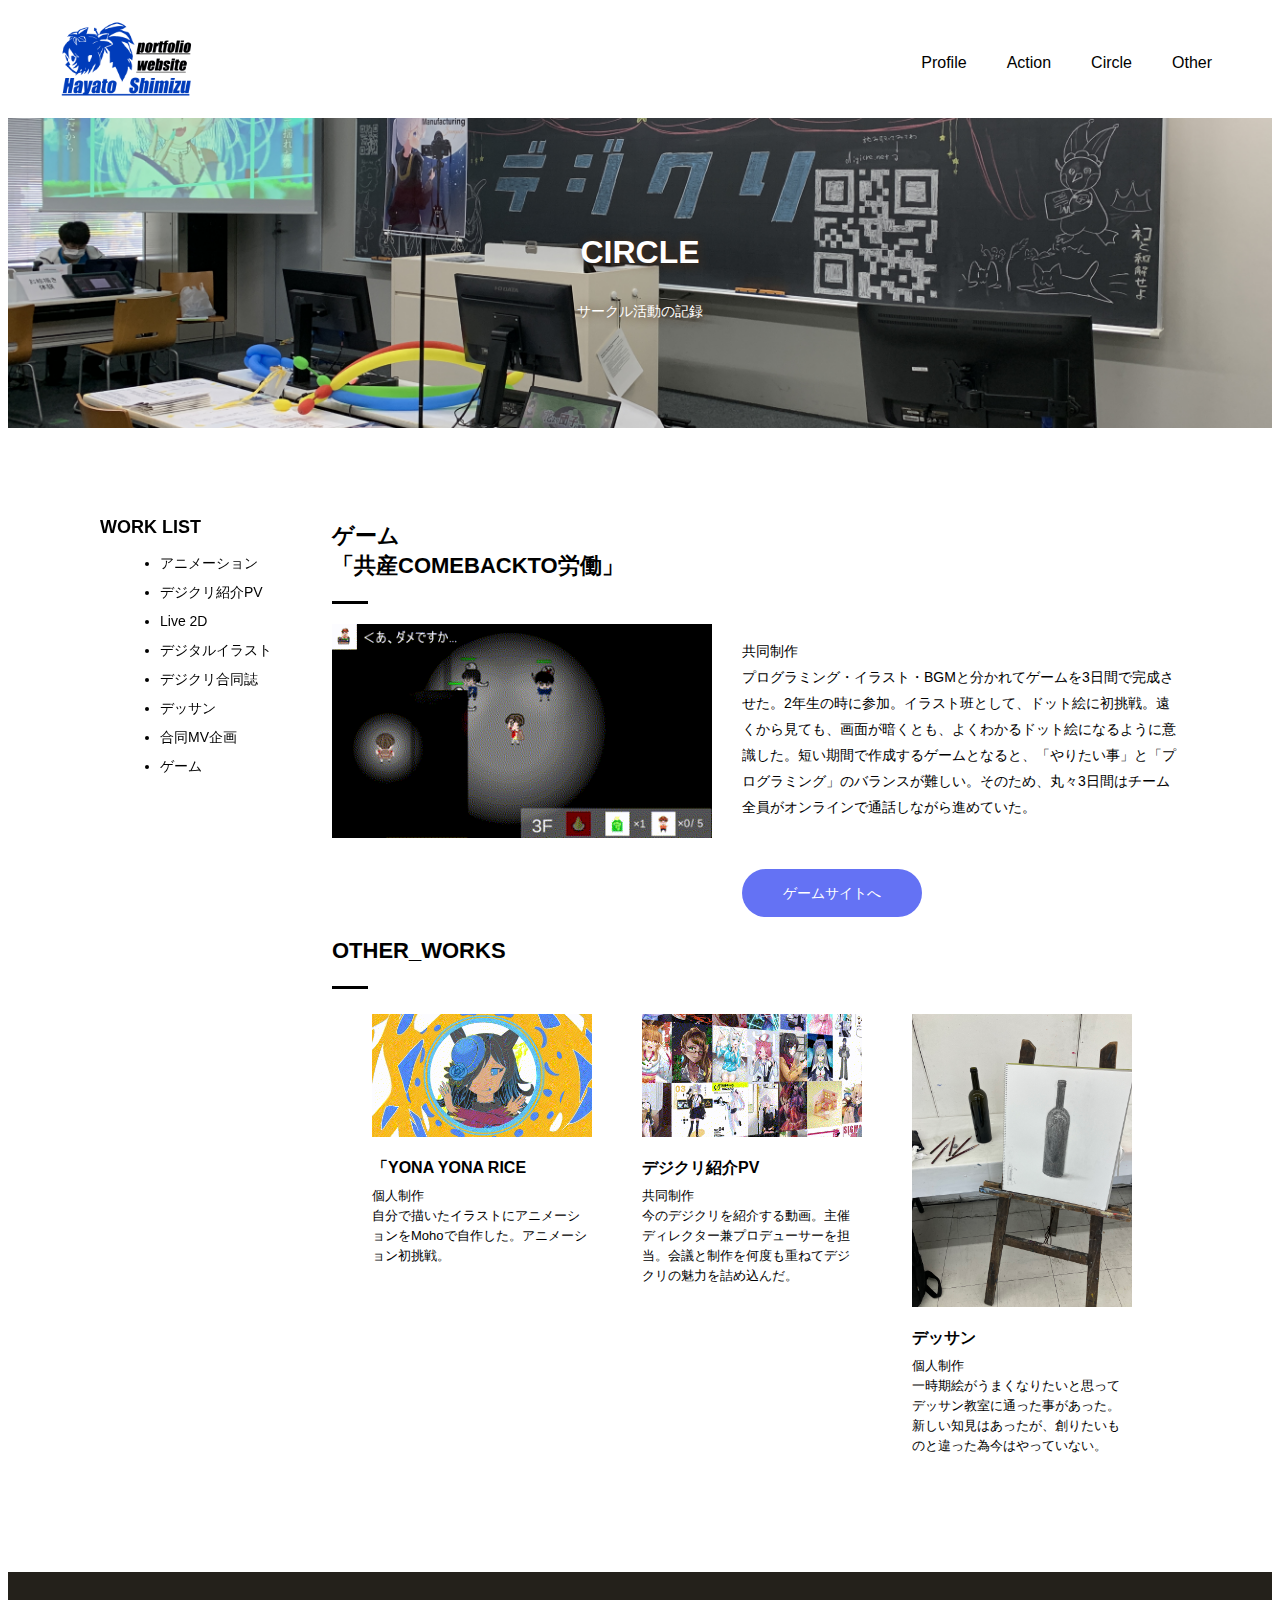
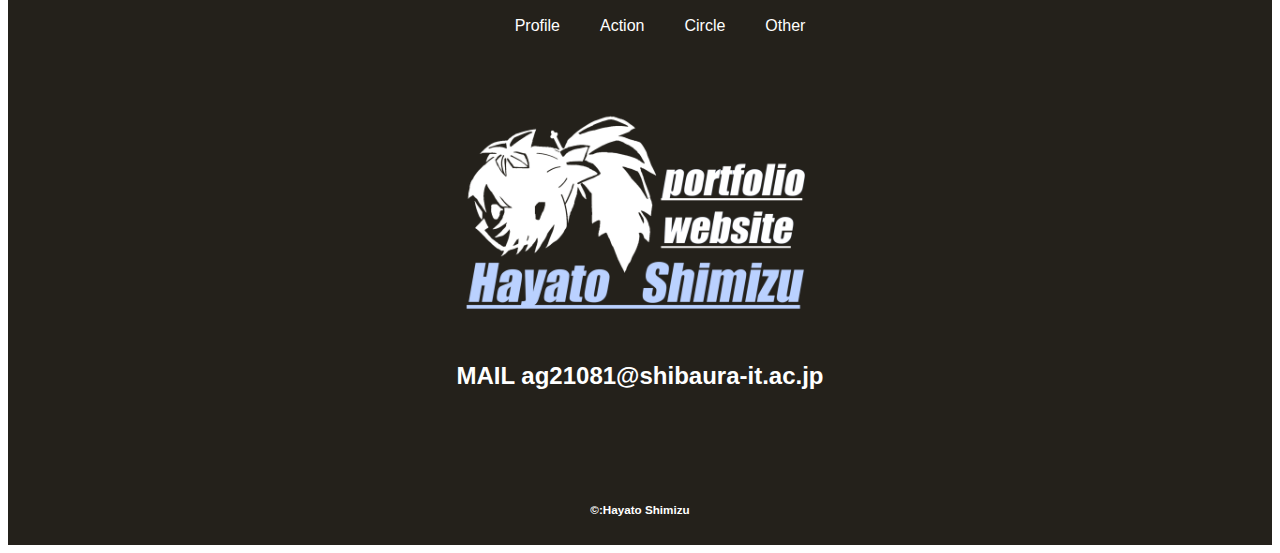
<file: circle-detail8.html>
<!DOCTYPE html>
<html>

<head>
  <meta charset="UTF-8">
  <title>Shimizu portfolio website</title>
  <meta name="description" content="作品の詳細ページ">
  <meta name="viewport" content="width=device-width">
  <script src="./js/toggle-menu.js"></script>
  <link href="./css/common.css" rel="stylesheet">
  <link href="./css/circle.css" rel="stylesheet">
</head>

<body>
  <!--ヘッダーここから-->
  <header class="header">
    <div class="header-inner">
      <a class="header-logo" href="./index.html">
        <img src="./images/common/logo-header3.png" alt="RICE">
      </a>
      <button class="toggle-menu-button"></button>
      <div class="header-site-menu">
        <nav class="site-menu">
          <ul>
            <li><a href="profile.html">Profile</a></li>
            <li><a href="learning.html">Action</a></li>
            <li><a href="circle.html">Circle</a></li>
            <li><a href="other.html">Other</a></li>
          </ul>
        </nav>
      </div>

    </div>
  </header>
  <!--ヘッダーここまで-->

  <!--main始まり-->
  <main class="main">
    <div class="title">
      <h1>CIRCLE</h1>
      <p>サークル活動の記録</p>
    </div>
    <div class="circle-contents">
      <div class="circle-item">
        <h2>ゲーム<br>「共産COMEBACKTO労働」</h2>
        <div class="item-area">
          <img src="./images/circle/img-item205.gif" alt="ゲーム画像">
          <div class="about-item">
            <p class="item-text">共同制作<br>プログラミング・イラスト・BGMと分かれてゲームを3日間で完成させた。2年生の時に参加。イラスト班として、ドット絵に初挑戦。遠くから見ても、画面が暗くとも、よくわかるドット絵になるように意識した。短い期間で作成するゲームとなると、「やりたい事」と「プログラミング」のバランスが難しい。そのため、丸々3日間はチーム全員がオンラインで通話しながら進めていた。</p>
            <a href="https://unityroom.com/games/test2022921" target="_blank">ゲームサイトへ</a>
          </div>
        </div>
        <div class="item-group other">
          <h2>OTHER_WORKS</h2>
          <ul class="item-list">
            <li>
              <a href="./circle-detail.html">
                <img src="./images/circle/img-item201.gif" alt="gifのYONAYONARICEの画像"> 
                <dl>
                  <dt>「YONA YONA RICE</dt>
                  <dd>個人制作<br>自分で描いたイラストにアニメーションをMohoで自作した。アニメーション初挑戦。</dd>
                </dl>
              </a>
            </li>
            <li>
              <a href="./circle-detail2.html">
                <img src="./images/circle/img-item202.gif" alt="デジクリ紹介PV">
                <dl>
                  <dt>デジクリ紹介PV</dt>
                  <dd>共同制作<br>今のデジクリを紹介する動画。主催ディレクター兼プロデューサーを担当。会議と制作を何度も重ねてデジクリの魅力を詰め込んだ。</dd>
                </dl>
              </a>
            </li>
            <li>
              <a href="./circle-detail6.html">
                <img src="./images/circle/img-item207.jpg" alt="デッサン画像">
                <dl>
                  <dt>デッサン</dt>
                  <dd>個人制作<br>一時期絵がうまくなりたいと思ってデッサン教室に通った事があった。新しい知見はあったが、創りたいものと違った為今はやっていない。</dd>
                </dl>
              </a>
            </li>
          </ul>
        </div>
      </div>
      <aside class="circle-menu">
        <div class="circle-menu-inner">
          <h2>WORK LIST</h2>
          <ul>
            <li><a href="./circle-detail.html">アニメーション</a></li>
            <li><a href="./circle-detail2.html">デジクリ紹介PV</a></li>
            <li><a href="./circle-detail3.html">Live 2D</a></li>
            <li><a href="./circle-detail4.html">デジタルイラスト</a></li>
            <li><a href="./circle-detail5.html">デジクリ合同誌</a></li>
            <li><a href="./circle-detail6.html">デッサン</a></li>
            <li><a href="./circle-detail7.html">合同MV企画</a></li>
            <li><a href="./circle-detail8.html">ゲーム</a></li>
          </ul>
        </div>
      </aside>
    </div>
  </main>
  <!--main終-->

  <!--フッター始まり-->
  <footer class="footer">
    <nav class="site-menu">
      <ul>
        <li><a href="profile.html">Profile</a></li>
        <li><a href="learning.html">Action</a></li>
        <li><a href="circle.html">Circle</a></li>
        <li><a href="other.html">Other</a></li>
      </ul>
    </nav>
    <a class="footer-logo" href="./index.html">
      <img src="./images/common/logo-footer2.png" alt="RICE">
    </a>
    <p class="footer-mail">MAIL ag21081@shibaura-it.ac.jp</p>
    <p class="copyright"><small>&copy:Hayato Shimizu</small></p>
  </footer>
  <!--フッター終-->

</body>

</html>
</file>
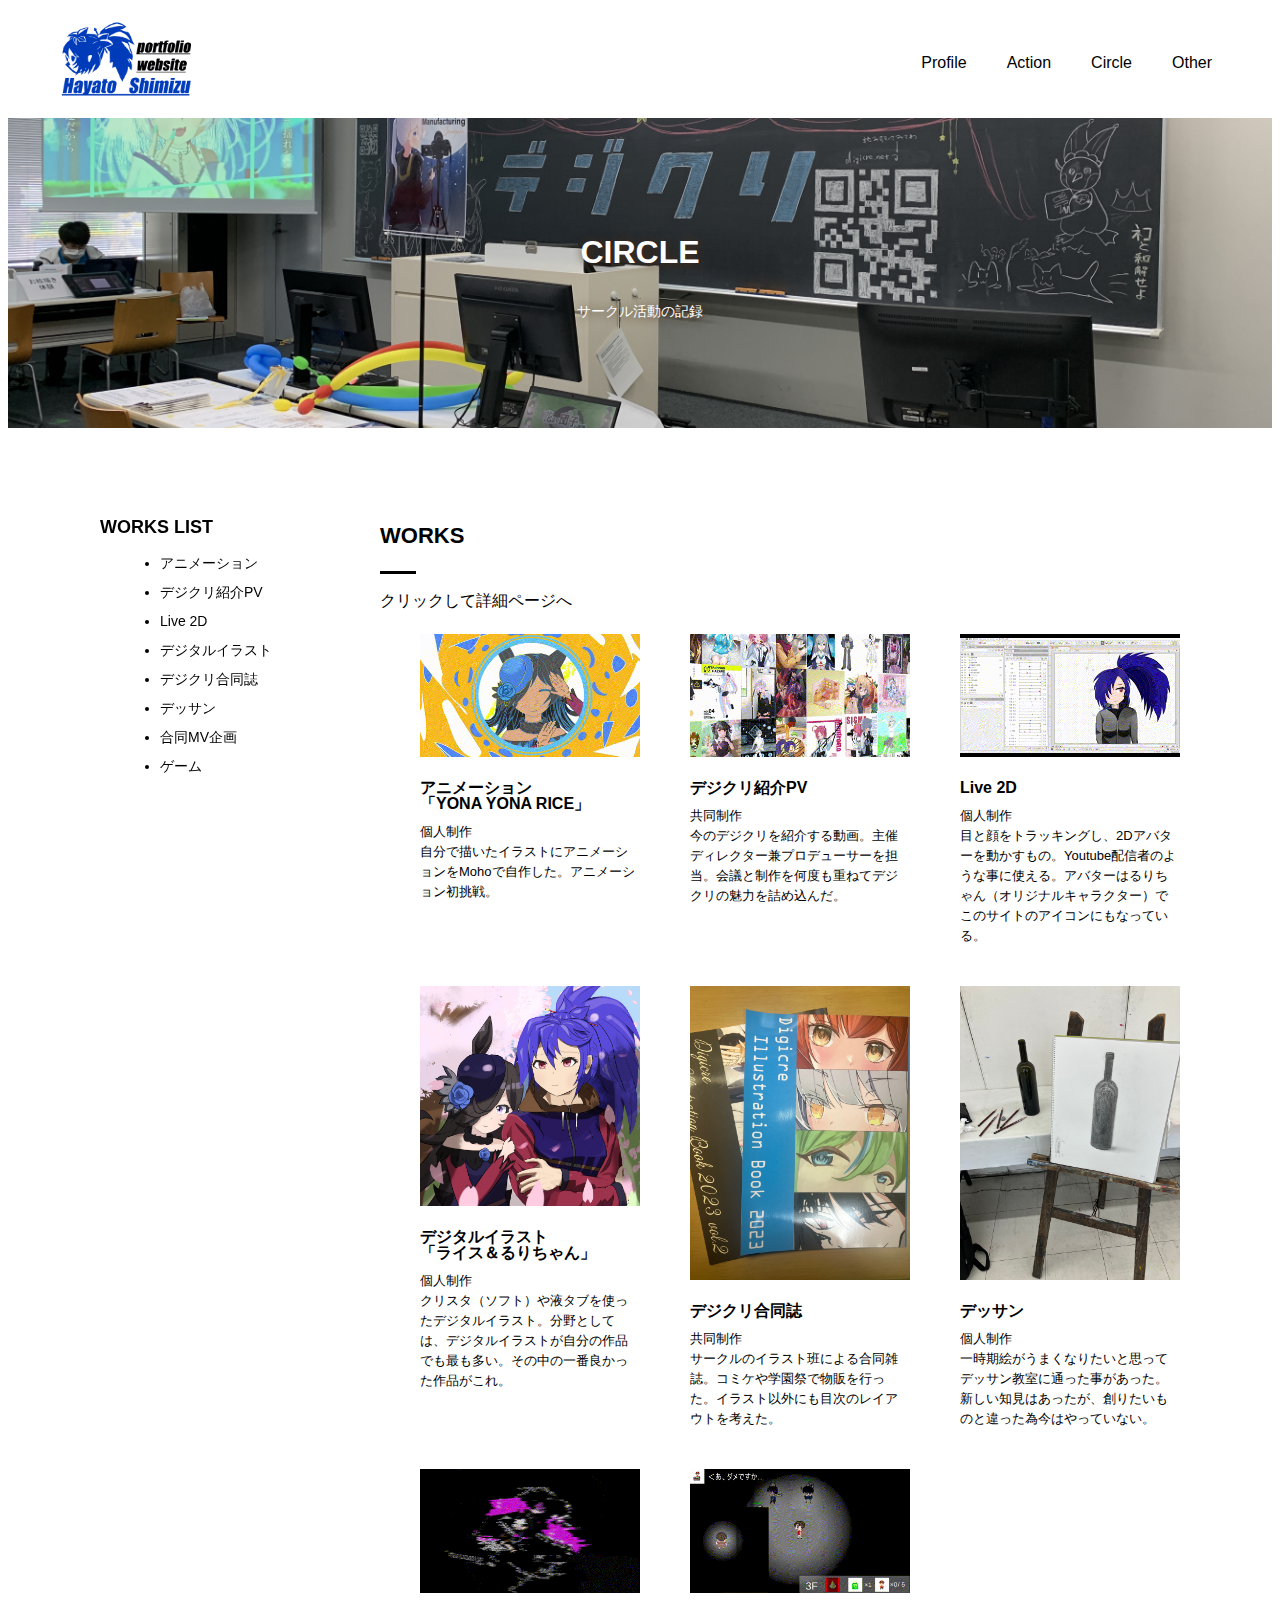
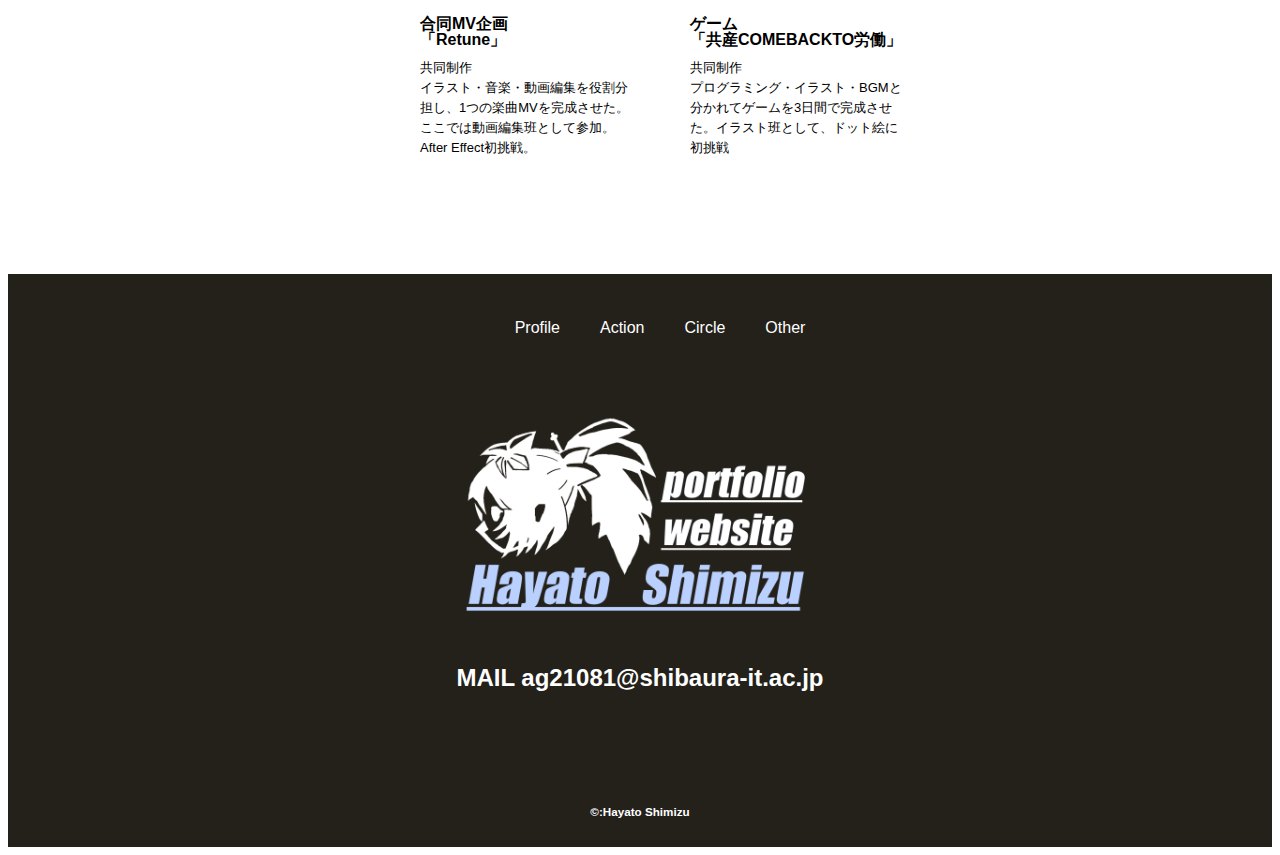
<file: circle.html>
<!DOCTYPE html>
<html>

<head>
  <meta charset="UTF-8">
  <title>CIRCLE|Shimizu portfolio website</title>
  <meta name="description" content="サークル活動で創作した作品を紹介します">
  <meta name="viewport" content="width=device-width">
  <script src="./js/toggle-menu.js"></script>
  <link href="./css/common.css" rel="stylesheet">
  <link href="./css/circle.css" rel="stylesheet">
</head>

<body>
  <!--ヘッダーここから-->
  <header class="header">
    <div class="header-inner">
      <a class="header-logo" href="./index.html">
        <img src="./images/common/logo-header3.png" alt="RICE">
      </a>
      <button class="toggle-menu-button"></button>
      <div class="header-site-menu">
        <nav class="site-menu">
          <ul>
            <li><a href="profile.html">Profile</a></li>
            <li><a href="learning.html">Action</a></li>
            <li><a href="circle.html">Circle</a></li>
            <li><a href="other.html">Other</a></li>
          </ul>
        </nav>
      </div>

    </div>
  </header>
  <!--ヘッダーここまで-->

  <!--main始まり-->
  <main class="main">
    <div class="title">
      <h1>CIRCLE</h1>
      <p>サークル活動の記録</p>
    </div>
    <div class="circle-contents">
      <div class="circle-item">
        <div class="item-group">
          <h2>WORKS</h2>
          <p>クリックして詳細ページへ</p>
          <ul class="item-list">
            <li>
              <a href="./circle-detail.html">
                <img src="./images/circle/img-item201.gif" alt="gifのYONAYONARICEの画像">
                <dl>
                  <dt>アニメーション<br>「YONA YONA RICE」</dt>
                  <dd>個人制作<br>自分で描いたイラストにアニメーションをMohoで自作した。アニメーション初挑戦。</dd>
                </dl>
              </a>
            </li>
            <li>
              <a href="./circle-detail2.html">
                <img src="./images/circle/img-item202.gif" alt="デジクリ紹介PV">
                <dl>
                  <dt>デジクリ紹介PV</dt>
                  <dd>共同制作<br>今のデジクリを紹介する動画。主催ディレクター兼プロデューサーを担当。会議と制作を何度も重ねてデジクリの魅力を詰め込んだ。</dd>
                </dl>
              </a>
            </li>
            <li>
              <a href="./circle-detail3.html">
                <img src="./images/circle/img-item203.gif" alt="ライブ2D">
                <dl>
                  <dt>Live 2D</dt>
                  <dd>個人制作<br>目と顔をトラッキングし、2Dアバターを動かすもの。Youtube配信者のような事に使える。アバターはるりちゃん（オリジナルキャラクター）でこのサイトのアイコンにもなっている。</dd>
                </dl>
              </a>
            </li>
            <li>
              <a href="./circle-detail4.html">
                <img src="./images/circle/img-item204.png" alt="ライス＆るり">
                <dl>
                  <dt>デジタルイラスト<br>「ライス＆るりちゃん」</dt>
                  <dd>個人制作<br>クリスタ（ソフト）や液タブを使ったデジタルイラスト。分野としては、デジタルイラストが自分の作品でも最も多い。その中の一番良かった作品がこれ。</dd>
                </dl>
              </a>
            </li>
            <li>
              <a href="./circle-detail5.html">
                <img src="./images/circle/img-item206.jpg" alt="合同誌画像">
                <dl>
                  <dt>デジクリ合同誌</dt>
                  <dd>共同制作<br>サークルのイラスト班による合同雑誌。コミケや学園祭で物販を行った。イラスト以外にも目次のレイアウトを考えた。</dd>
                </dl>
              </a>
            </li>
            <li>
              <a href="./circle-detail6.html">
                <img src="./images/circle/img-item207.jpg" alt="デッサン画像">
                <dl>
                  <dt>デッサン</dt>
                  <dd>個人制作<br>一時期絵がうまくなりたいと思ってデッサン教室に通った事があった。新しい知見はあったが、創りたいものと違った為今はやっていない。</dd>
                </dl>
              </a>
            </li>
            <li>
              <a href="./circle-detail7.html">
                <img src="./images/circle/img-item208.gif" alt="MV画像">
                <dl>
                  <dt>合同MV企画<br>「Retune」</dt>
                  <dd>共同制作<br>イラスト・音楽・動画編集を役割分担し、1つの楽曲MVを完成させた。ここでは動画編集班として参加。After Effect初挑戦。</dd>
                </dl>
              </a>
            </li>
            <li>
              <a href="./circle-detail8.html">
                <img src="./images/circle/img-item205.gif" alt="ゲーム画像">
                <dl>
                  <dt>ゲーム<br>「共産COMEBACKTO労働」</dt>
                  <dd>共同制作<br>プログラミング・イラスト・BGMと分かれてゲームを3日間で完成させた。イラスト班として、ドット絵に初挑戦</dd>
                </dl>
              </a>
            </li>

            
          </ul>
        </div>
      </div>
      <aside class="circle-menu">
        <div class="circle-menu-inner">
          <h2>WORKS LIST</h2>
          <ul>
            <li><a href="./circle-detail.html">アニメーション</a></li>
            <li><a href="./circle-detail2.html">デジクリ紹介PV</a></li>
            <li><a href="./circle-detail3.html">Live 2D</a></li>
            <li><a href="./circle-detail4.html">デジタルイラスト</a></li>
            <li><a href="./circle-detail5.html">デジクリ合同誌</a></li>
            <li><a href="./circle-detail6.html">デッサン</a></li>
            <li><a href="./circle-detail7.html">合同MV企画</a></li>
            <li><a href="./circle-detail8.html">ゲーム</a></li>
          </ul>
        </div>
      </aside>
    </div>


  </main>
  <!--main終-->

  <!--フッター始まり-->
  <footer class="footer">
    <nav class="site-menu">
      <ul>
        <li><a href="profile.html">Profile</a></li>
        <li><a href="learning.html">Action</a></li>
        <li><a href="circle.html">Circle</a></li>
        <li><a href="other.html">Other</a></li>
      </ul>
    </nav>
    <a class="footer-logo" href="./index.html">
      <img src="./images/common/logo-footer2.png" alt="RICE">
    </a>
    <p class="footer-mail">MAIL ag21081@shibaura-it.ac.jp</p>
    <p class="copyright"><small>&copy:Hayato Shimizu</small></p>
  </footer>
  <!--フッター終-->

</body>

</html>
</file>
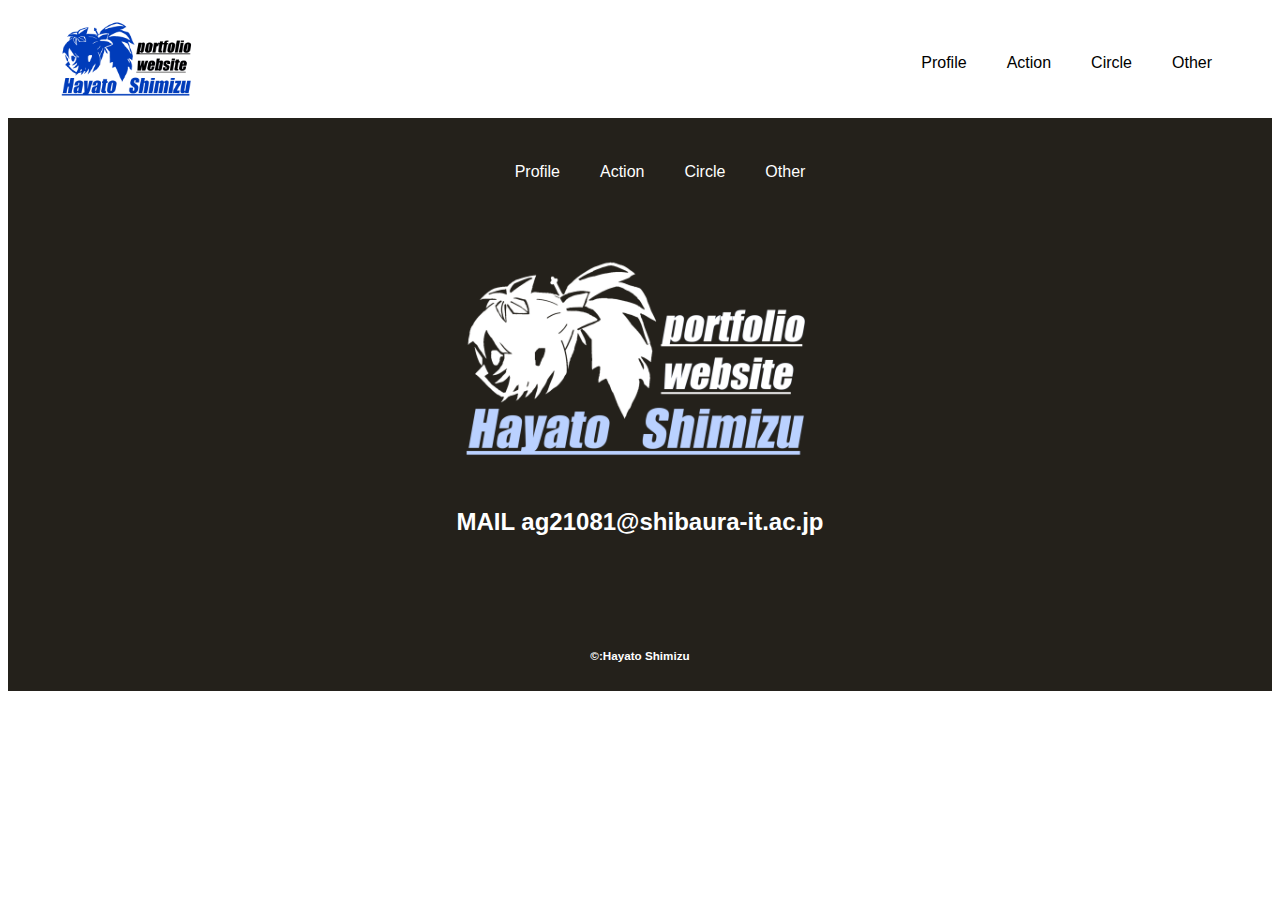
<file: common.html>
<!DOCTYPE html>
<html>

<head>
  <meta charset="UTF-8">
  <title>Shimizu portfolio website</title>
  <meta name="description" content="ページの概要文を記載します">
  <meta name="viewport" content="width=device-width">
  <script src="./js/toggle-menu.js"></script>
  <link href="./css/common.css" rel="stylesheet">
</head>

<body>
  <!--ヘッダーここから-->
  <header class="header">
    <div class="header-inner">
      <a class="header-logo" href="./index.html">
        <img src="./images/common/logo-header3.png" alt="RICE">
      </a>
      <button class="toggle-menu-button"></button>
      <div class="header-site-menu">
        <nav class="site-menu">
          <ul>
            <li><a href="profile.html">Profile</a></li>
            <li><a href="learning.html">Action</a></li>
            <li><a href="circle.html">Circle</a></li>
            <li><a href="other.html">Other</a></li>
          </ul>
        </nav>
      </div>

    </div>
  </header>
  <!--ヘッダーここまで-->

  <!--main始まり-->
  <main class="main"></main>
  <!--main終-->

  <!--フッター始まり-->
  <footer class="footer">
    <nav class="site-menu">
      <ul>
        <li><a href="profile.html">Profile</a></li>
        <li><a href="learning.html">Action</a></li>
        <li><a href="circle.html">Circle</a></li>
        <li><a href="other.html">Other</a></li>
      </ul>
    </nav>
    <a class="footer-logo" href="./index.html">
      <img src="./images/common/logo-footer2.png" alt="RICE">
    </a>
    <p class="footer-mail">MAIL ag21081@shibaura-it.ac.jp</p>
    <p class="copyright"><small>&copy:Hayato Shimizu</small></p>
  </footer>
  <!--フッター終-->

</body>

</html>
</file>
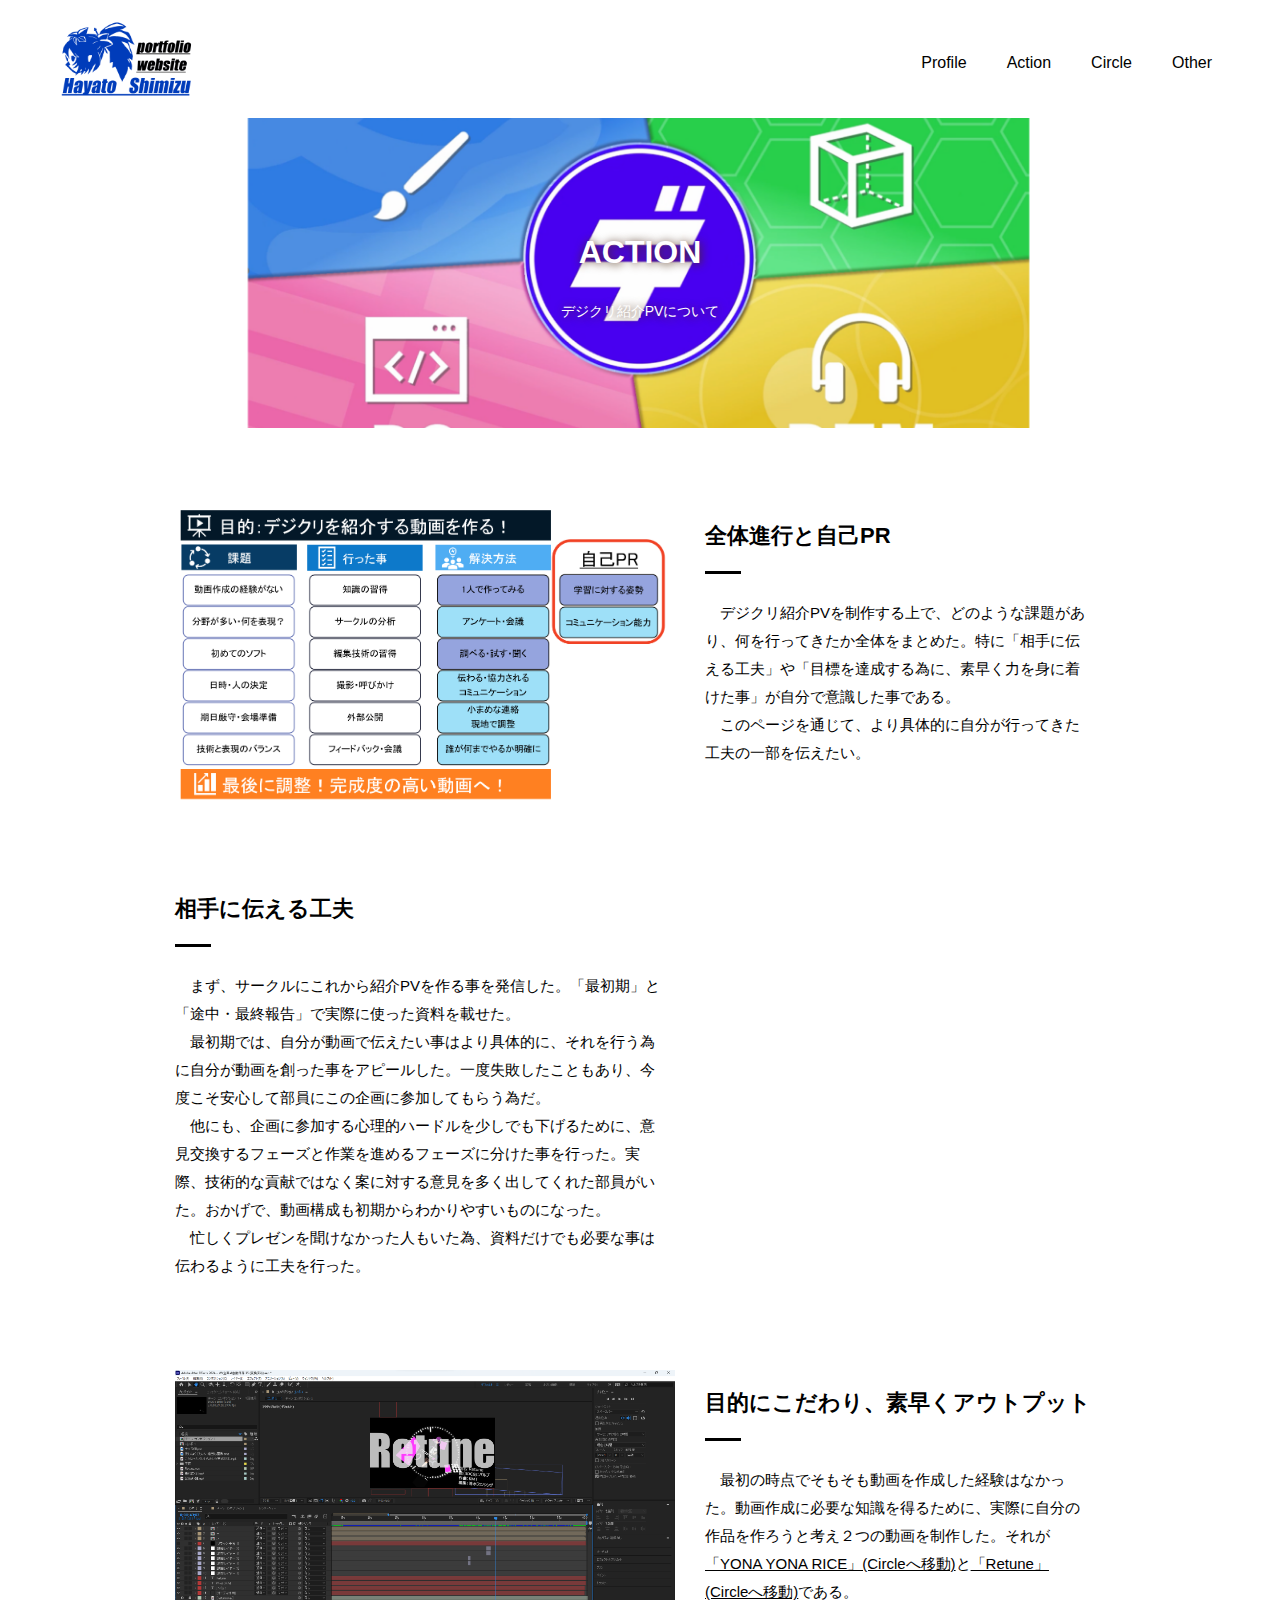
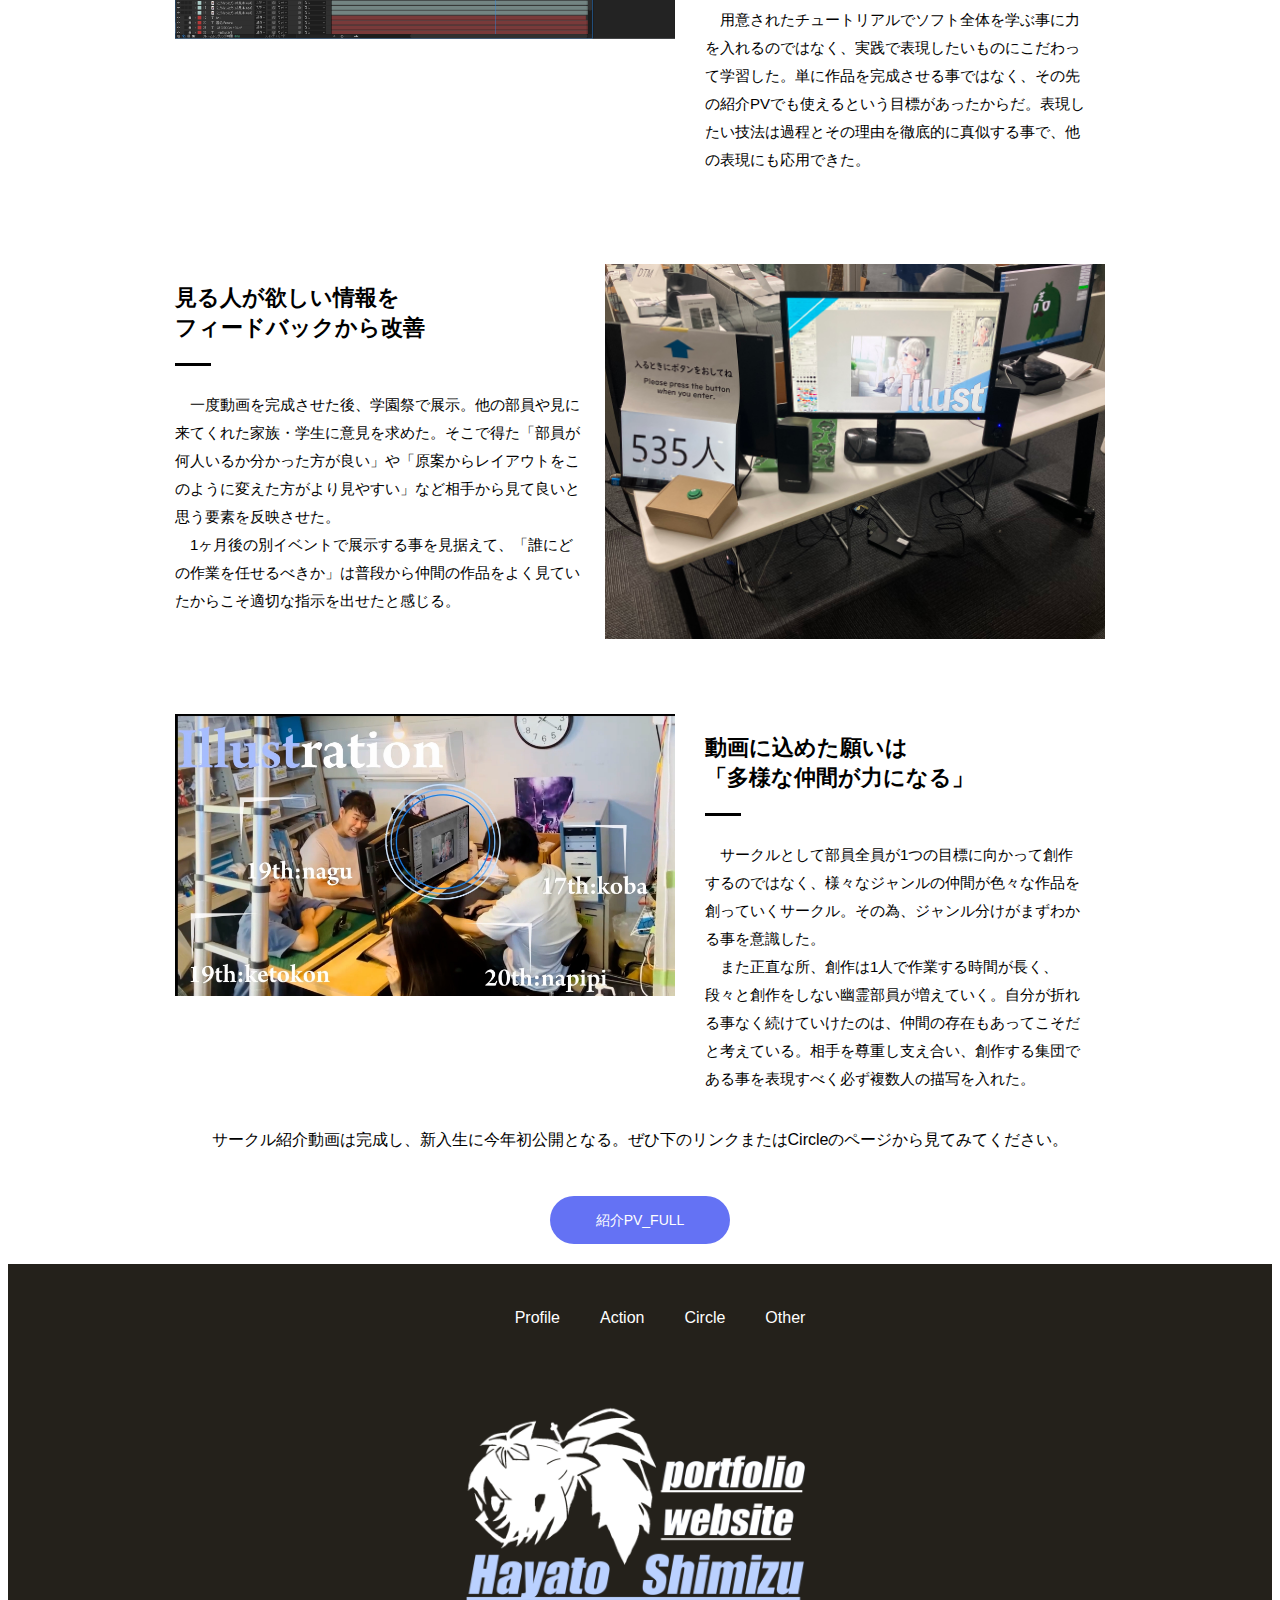
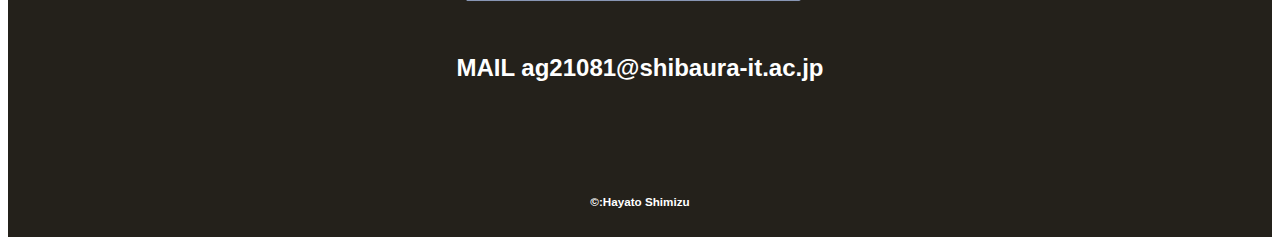
<file: learning.html>
<!DOCTYPE html>
<html>

<head>
  <meta charset="UTF-8">
  <title>PROFILE|Shimizu portfolio website</title>
  <meta name="description" content="学習面の記録">
  <meta name="viewport" content="width=device-width">
  <script src="./js/toggle-menu.js"></script>
  <link href="./css/common.css" rel="stylesheet">
  <link href="./css/learning.css" rel="stylesheet">
</head>

<body>
  <!--ヘッダーここから-->
  <header class="header">
    <div class="header-inner">
      <a class="header-logo" href="./index.html">
        <img src="./images/common/logo-header3.png" alt="RICE">
      </a>
      <button class="toggle-menu-button"></button>
      <div class="header-site-menu">
        <nav class="site-menu">
          <ul>
            <li><a href="profile.html">Profile</a></li>
            <li><a href="learning.html">Action</a></li>
            <li><a href="circle.html">Circle</a></li>
            <li><a href="other.html">Other</a></li>
          </ul>
        </nav>
      </div>

    </div>
  </header>
  <!--ヘッダーここまで-->

  <!--main始まり-->
  <main class="main">
    <div class="title">
      <h1>ACTION</h1>
      <p>デジクリ紹介PVについて</p>
    </div>
     <div class="feature reverse">
      <div class="feature-text">
        <h2>全体進行と自己PR</h2>
        <p>
          　デジクリ紹介PVを制作する上で、どのような課題があり、何を行ってきたか全体をまとめた。特に「相手に伝える工夫」や「目標を達成する為に、素早く力を身に着けた事」が自分で意識した事である。
          <br>　このページを通じて、より具体的に自分が行ってきた工夫の一部を伝えたい。
        </p>
      </div>
      <img src="./images/learning/全体PV.png" alt="全体PVの画像">
    </div>
    <div class="feature">
      <div class="feature-text">
        <h2>相手に伝える工夫</h2>
        <p>
          　まず、サークルにこれから紹介PVを作る事を発信した。「最初期」と「途中・最終報告」で実際に使った資料を載せた。<br>　最初期では、自分が動画で伝えたい事はより具体的に、それを行う為に自分が動画を創った事をアピールした。一度失敗したこともあり、今度こそ安心して部員にこの企画に参加してもらう為だ。
          <br>　他にも、企画に参加する心理的ハードルを少しでも下げるために、意見交換するフェーズと作業を進めるフェーズに分けた事を行った。実際、技術的な貢献ではなく案に対する意見を多く出してくれた部員がいた。おかげで、動画構成も初期からわかりやすいものになった。
          <br>　忙しくプレゼンを聞けなかった人もいた為、資料だけでも必要な事は伝わるように工夫を行った。
        </p>
      </div>
      <div class="g-slide">
        <iframe src="https://docs.google.com/presentation/d/e/2PACX-1vT_0MKSQseIFuURzqfpufCQ36i3jN2NzxhIri5btKuP3GgG0Ady5wzEMkFmVMtNMQ/embed?start=false&loop=false&delayms=3000" frameborder="0" width="1920" height="1109" allowfullscreen="true" mozallowfullscreen="true" webkitallowfullscreen="true"></iframe>
      </div>
    </div>
    <div class="feature reverse">
      <div class="feature-text">
        <h2>目的にこだわり、素早くアウトプット</h2>
        <p>
          　最初の時点でそもそも動画を作成した経験はなかった。動画作成に必要な知識を得るために、実際に自分の作品を作ろうと考え２つの動画を制作した。それが<u><a href="./circle-detail.html">「YONA YONA RICE」(Circleへ移動)</a></u>と<u><a href="./circle-detail7.html">「Retune」(Circleへ移動)</a></u>である。
          <br>　用意されたチュートリアルでソフト全体を学ぶ事に力を入れるのではなく、実践で表現したいものにこだわって学習した。単に作品を完成させる事ではなく、その先の紹介PVでも使えるという目標があったからだ。表現したい技法は過程とその理由を徹底的に真似する事で、他の表現にも応用できた。
        </p>
      </div>
       <img src="./images/learning/return.png" alt="作業の画像">
    </div>
    <div class="feature">
      <div class="feature-text">
        <h2>見る人が欲しい情報を<br>フィードバックから改善</h2>
        <p>
          　一度動画を完成させた後、学園祭で展示。他の部員や見に来てくれた家族・学生に意見を求めた。そこで得た「部員が何人いるか分かった方が良い」や「原案からレイアウトをこのように変えた方がより見やすい」など相手から見て良いと思う要素を反映させた。<br>　1ヶ月後の別イベントで展示する事を見据えて、「誰にどの作業を任せるべきか」は普段から仲間の作品をよく見ていたからこそ適切な指示を出せたと感じる。
        </p>
      </div>
      <img src="./images/learning/芝浦祭PV.jpg" alt="紹介PV芝浦際">
    </div>
    <div class="feature reverse">
      <div class="feature-text">
        <h2>動画に込めた願いは<br>「多様な仲間が力になる」</h2>
        <p>
          　サークルとして部員全員が1つの目標に向かって創作するのではなく、様々なジャンルの仲間が色々な作品を創っていくサークル。その為、ジャンル分けがまずわかる事を意識した。
          <br>　また正直な所、創作は1人で作業する時間が長く、段々と創作をしない幽霊部員が増えていく。自分が折れる事なく続けていけたのは、仲間の存在もあってこそだと考えている。相手を尊重し支え合い、創作する集団である事を表現すべく必ず複数人の描写を入れた。
        </p>
      </div>
       <img src="./images/learning/イラスト班用.jpg" alt="イラスト班画像">
    </div>
    <div class="lead">
      <p>
        サークル紹介動画は完成し、新入生に今年初公開となる。ぜひ下のリンクまたはCircleのページから見てみてください。<br>
      </p>
      <div class="link-button-area">
        <a class="link-button" href="https://drive.google.com/file/d/1KP9ED5MdbBFKk1UotNRmXf3SgD3cs153/view">紹介PV_FULL</a>
      </div>
    </div>
  </main>
  <!--main終-->

  <!--フッター始まり-->
  <footer class="footer">
    <nav class="site-menu">
      <ul>
        <li><a href="profile.html">Profile</a></li>
        <li><a href="learning.html">Action</a></li>
        <li><a href="circle.html">Circle</a></li>
        <li><a href="other.html">Other</a></li>
      </ul>
    </nav>
    <a class="footer-logo" href="./index.html">
      <img src="./images/common/logo-footer2.png" alt="RICE">
    </a>
    <p class="footer-mail">MAIL ag21081@shibaura-it.ac.jp</p>
    <p class="copyright"><small>&copy:Hayato Shimizu</small></p>
  </footer>
  <!--フッター終-->

</body>

</html>
</file>
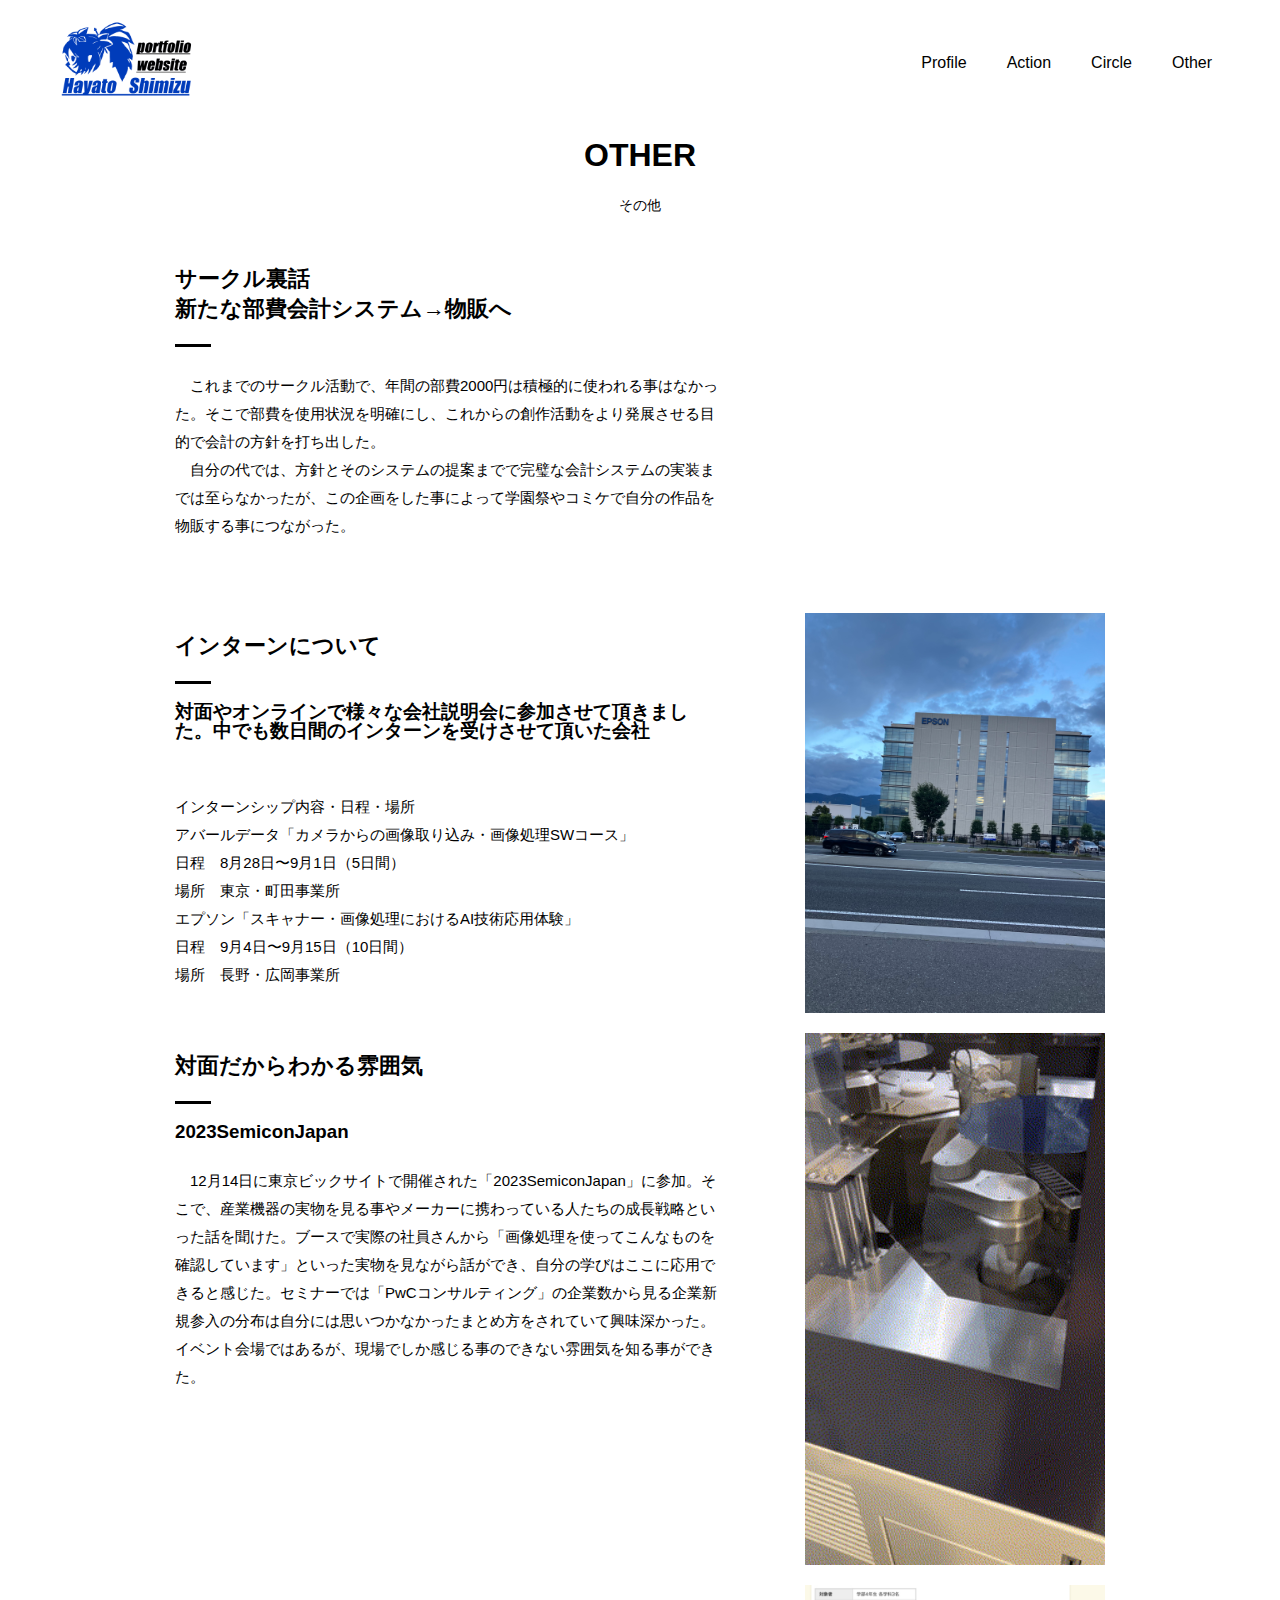
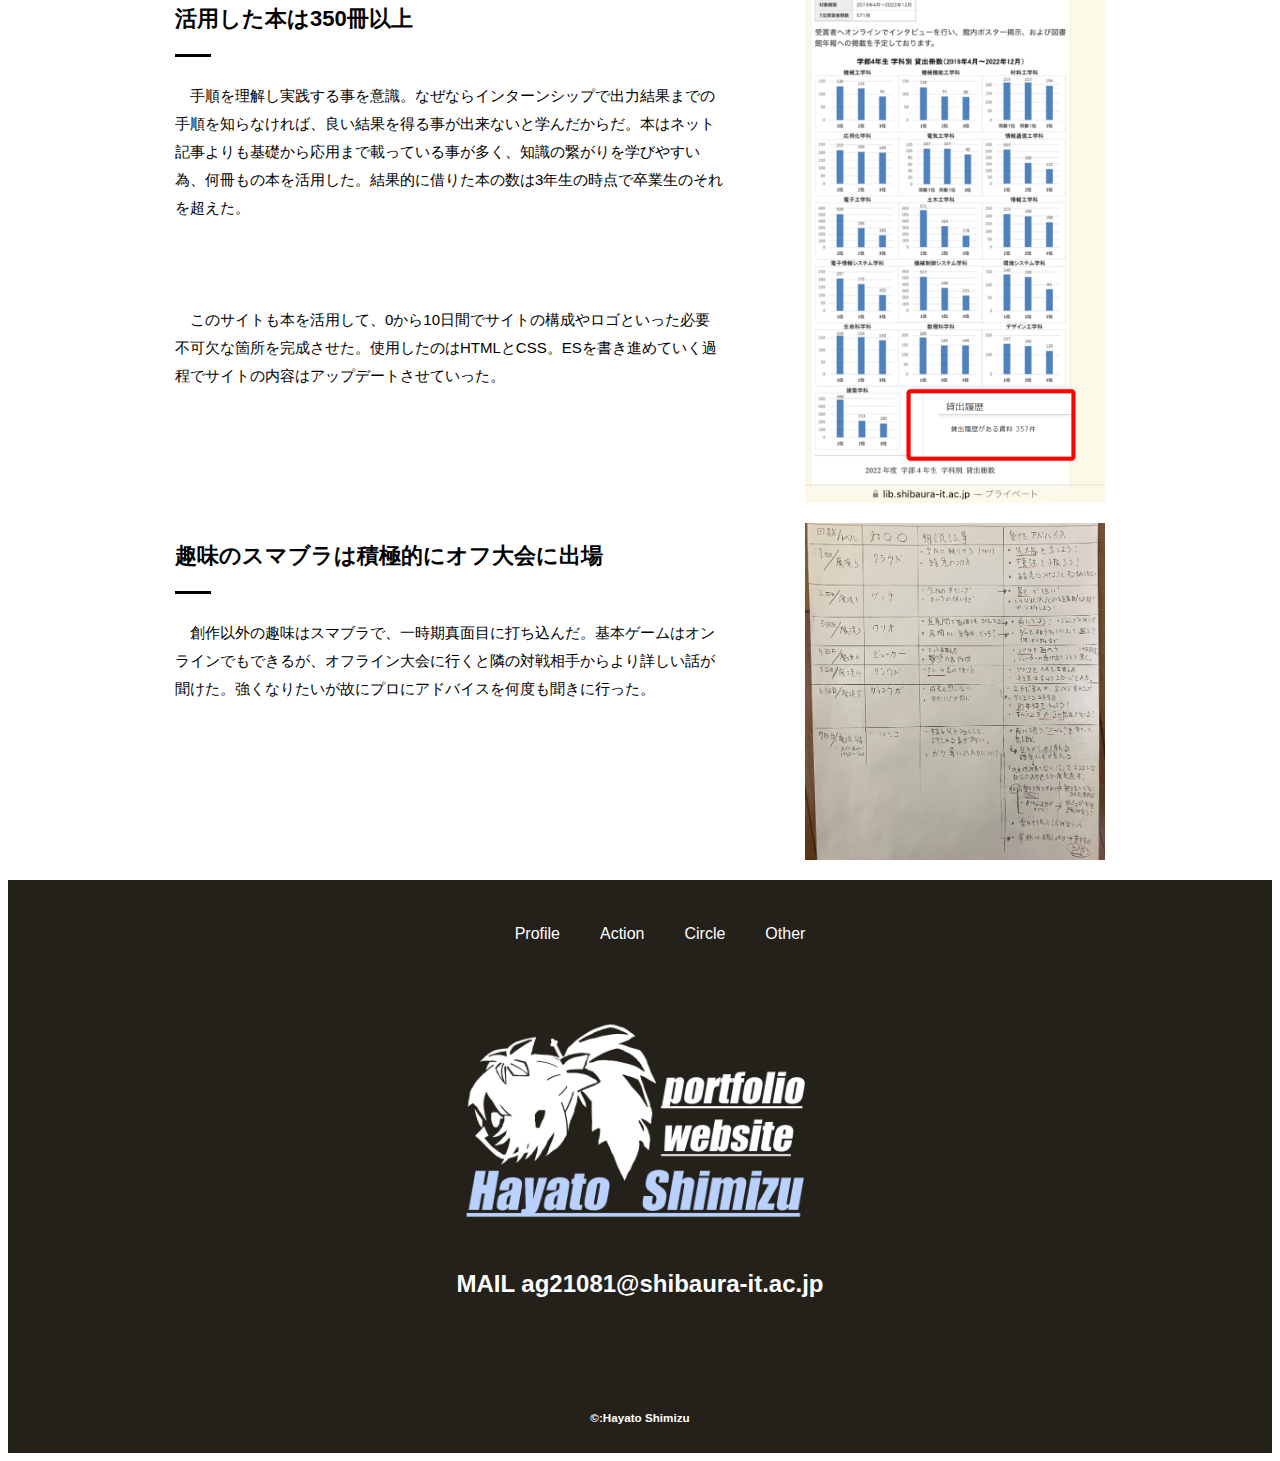
<file: other.html>
<!DOCTYPE html>
<html>

<head>
  <meta charset="UTF-8">
  <title>PROFILE|Shimizu portfolio website</title>
  <meta name="description" content="学習面の記録">
  <meta name="viewport" content="width=device-width">
  <script src="./js/toggle-menu.js"></script>
  <link href="./css/common.css" rel="stylesheet">
  <link href="./css/other.css" rel="stylesheet">
</head>

<body>
  <!--ヘッダーここから-->
  <header class="header">
    <div class="header-inner">
      <a class="header-logo" href="./index.html">
        <img src="./images/common/logo-header3.png" alt="RICE">
      </a>
      <button class="toggle-menu-button"></button>
      <div class="header-site-menu">
        <nav class="site-menu">
          <ul>
            <li><a href="profile.html">Profile</a></li>
            <li><a href="learning.html">Action</a></li>
            <li><a href="circle.html">Circle</a></li>
            <li><a href="other.html">Other</a></li>
          </ul>
        </nav>
      </div>

    </div>
  </header>
  <!--ヘッダーここまで-->

  <!--main始まり-->
  <main class="main">
    <div class="title">
      <h1>OTHER</h1>
      <p>その他</p>
    </div>
    <div class="feature">
      <div class="feature-text">
        <h2>サークル裏話　<br>新たな部費会計システム→物販へ</h2>
        <p>
          　これまでのサークル活動で、年間の部費2000円は積極的に使われる事はなかった。そこで部費を使用状況を明確にし、これからの創作活動をより発展させる目的で会計の方針を打ち出した。
          <br>　自分の代では、方針とそのシステムの提案までで完璧な会計システムの実装までは至らなかったが、この企画をした事によって学園祭やコミケで自分の作品を物販する事につながった。
        </p>
      </div>
      <div class="g-slide">
       <iframe src="https://docs.google.com/presentation/d/e/2PACX-1vQ_IZamftyx-RiRVmh6nF8Vn0X7zoqfqu-9z7daFgUg4T-LZP-_QT6Pwfg4lXUedg/embed?start=false&loop=false&delayms=3000" frameborder="0" width="1920" height="1109" allowfullscreen="true" mozallowfullscreen="true" webkitallowfullscreen="true"></iframe>
      </div>
    </div>
    <div class="feature">
      <div class="feature-text">
        <h2>インターンについて</h2>
        <h3>対面やオンラインで様々な会社説明会に参加させて頂きました。中でも数日間のインターンを受けさせて頂いた会社</h3>
        <p>
          <br>インターンシップ内容・日程・場所
          <br>アバールデータ「カメラからの画像取り込み・画像処理SWコース」
          <br>日程　8月28日〜9月1日（5日間）
          <br>場所　東京・町田事業所
          <br>エプソン「スキャナー・画像処理におけるAI技術応用体験」
          <br>日程　9月4日〜9月15日（10日間）
          <br>場所　長野・広岡事業所
        </p>
      </div>
      <img src="./images/other/img-epson.jpg" alt="エプソンの画像">
    </div>
     <div class="feature">
      <div class="feature-text">
        <h2>対面だからわかる雰囲気</h2>
        <h3>2023SemiconJapan</h3>
        <p>
          　12月14日に東京ビックサイトで開催された「2023SemiconJapan」に参加。そこで、産業機器の実物を見る事やメーカーに携わっている人たちの成長戦略といった話を聞けた。ブースで実際の社員さんから「画像処理を使ってこんなものを確認しています」といった実物を見ながら話ができ、自分の学びはここに応用できると感じた。セミナーでは「PwCコンサルティング」の企業数から見る企業新規参入の分布は自分には思いつかなかったまとめ方をされていて興味深かった。イベント会場ではあるが、現場でしか感じる事のできない雰囲気を知る事ができた。
        </p>
      </div>
      <img src="./images/other/セミコンジャパン.gif" alt="セミコの画像">
    </div>
    <div class="feature">
      <div class="feature-text">
        <h2>活用した本は350冊以上</h2>
        <p>
          　手順を理解し実践する事を意識。なぜならインターンシップで出力結果までの手順を知らなければ、良い結果を得る事が出来ないと学んだからだ。本はネット記事よりも基礎から応用まで載っている事が多く、知識の繋がりを学びやすい為、何冊もの本を活用した。結果的に借りた本の数は3年生の時点で卒業生のそれを超えた。
        <br><br><br><br>　このサイトも本を活用して、0から10日間でサイトの構成やロゴといった必要不可欠な箇所を完成させた。使用したのはHTMLとCSS。ESを書き進めていく過程でサイトの内容はアップデートさせていった。
        </p>
      </div>
      <img src="./images/learning/img-book2.png" alt="本の画像">
    </div>

    <div class="feature">
      <div class="feature-text">
        <h2>趣味のスマブラは積極的にオフ大会に出場</h2>
        <p>
          　創作以外の趣味はスマブラで、一時期真面目に打ち込んだ。基本ゲームはオンラインでもできるが、オフライン大会に行くと隣の対戦相手からより詳しい話が聞けた。強くなりたいが故にプロにアドバイスを何度も聞きに行った。
        </p>
      </div>
      <img src="./images/other/sumabura.JPG" alt="スマブラの画像">
    </div>
  </main>
  <!--main終-->

  <!--フッター始まり-->
  <footer class="footer">
    <nav class="site-menu">
      <ul>
        <li><a href="profile.html">Profile</a></li>
        <li><a href="learning.html">Action</a></li>
        <li><a href="circle.html">Circle</a></li>
        <li><a href="other.html">Other</a></li>
      </ul>
    </nav>
    <a class="footer-logo" href="./index.html">
      <img src="./images/common/logo-footer2.png" alt="RICE">
    </a>
    <p class="footer-mail">MAIL ag21081@shibaura-it.ac.jp</p>
    <p class="copyright"><small>&copy:Hayato Shimizu</small></p>
  </footer>
  <!--フッター終-->

</body>

</html>
</file>
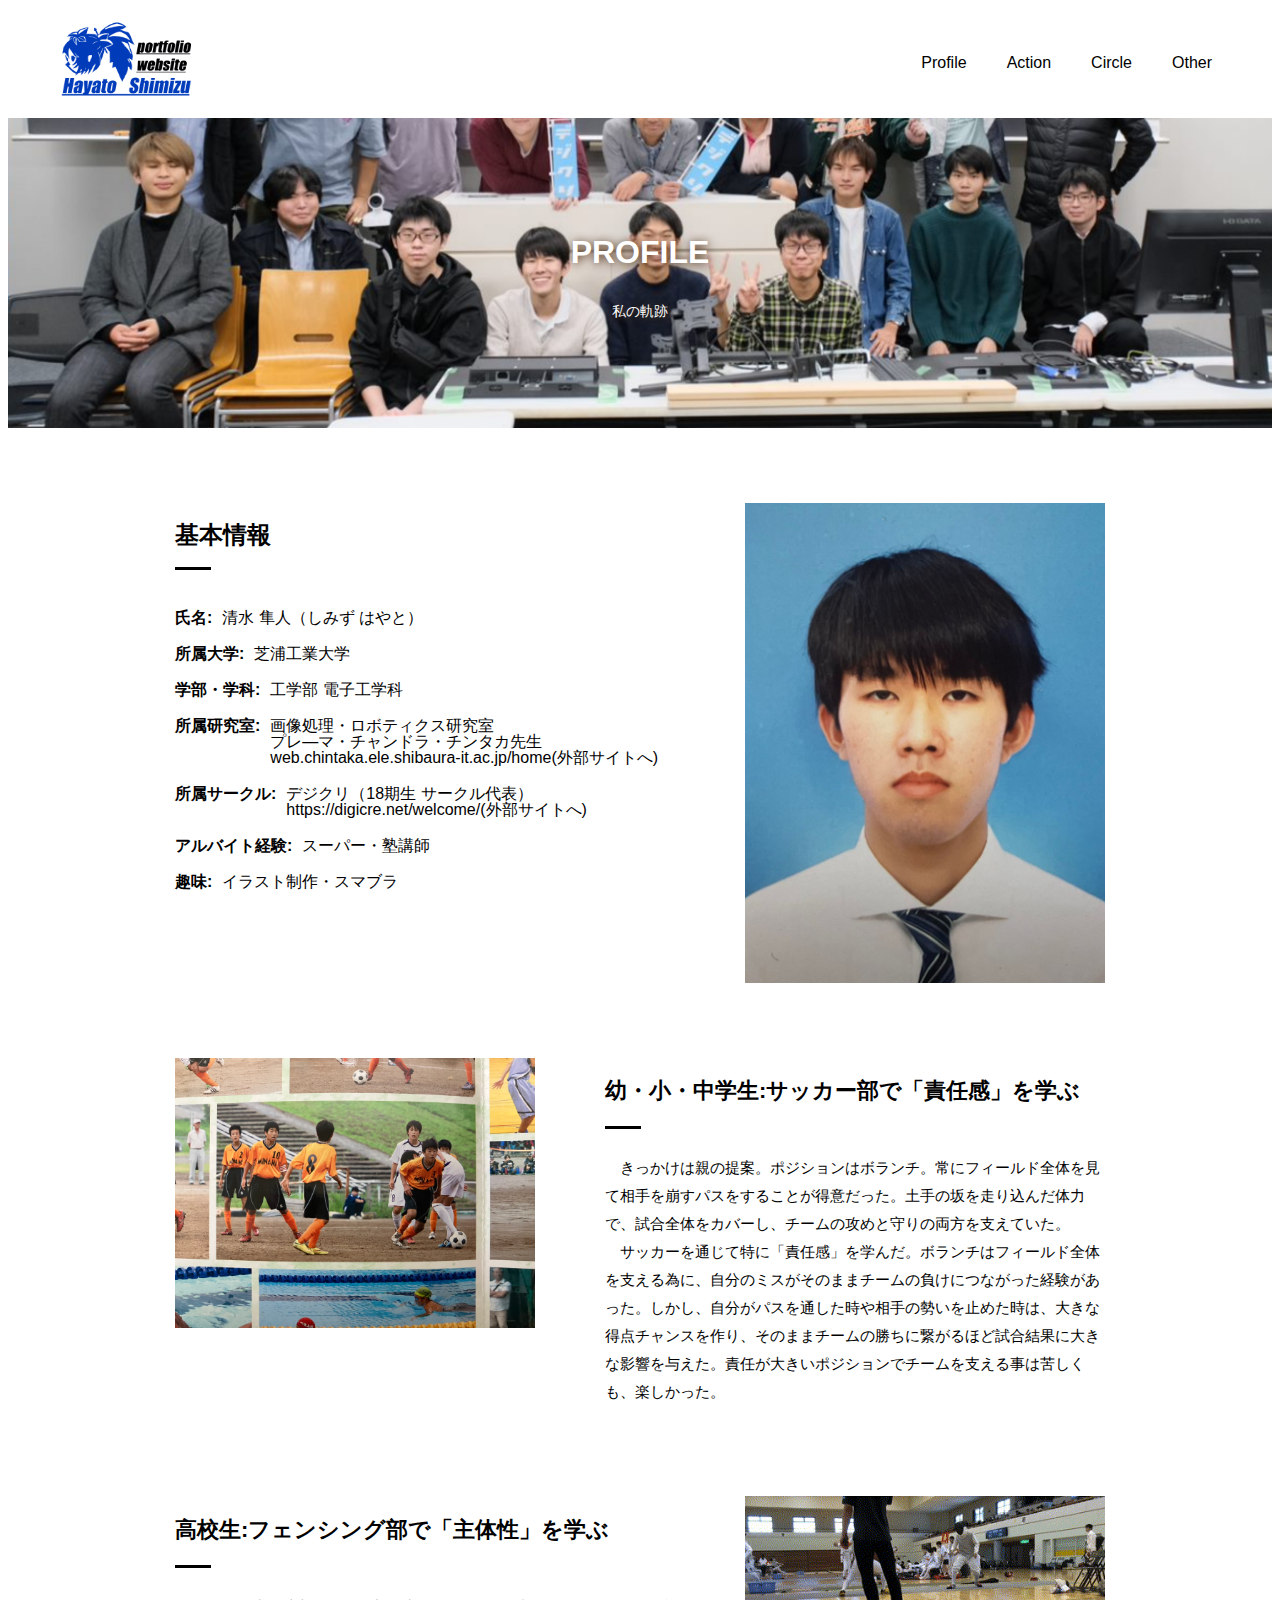
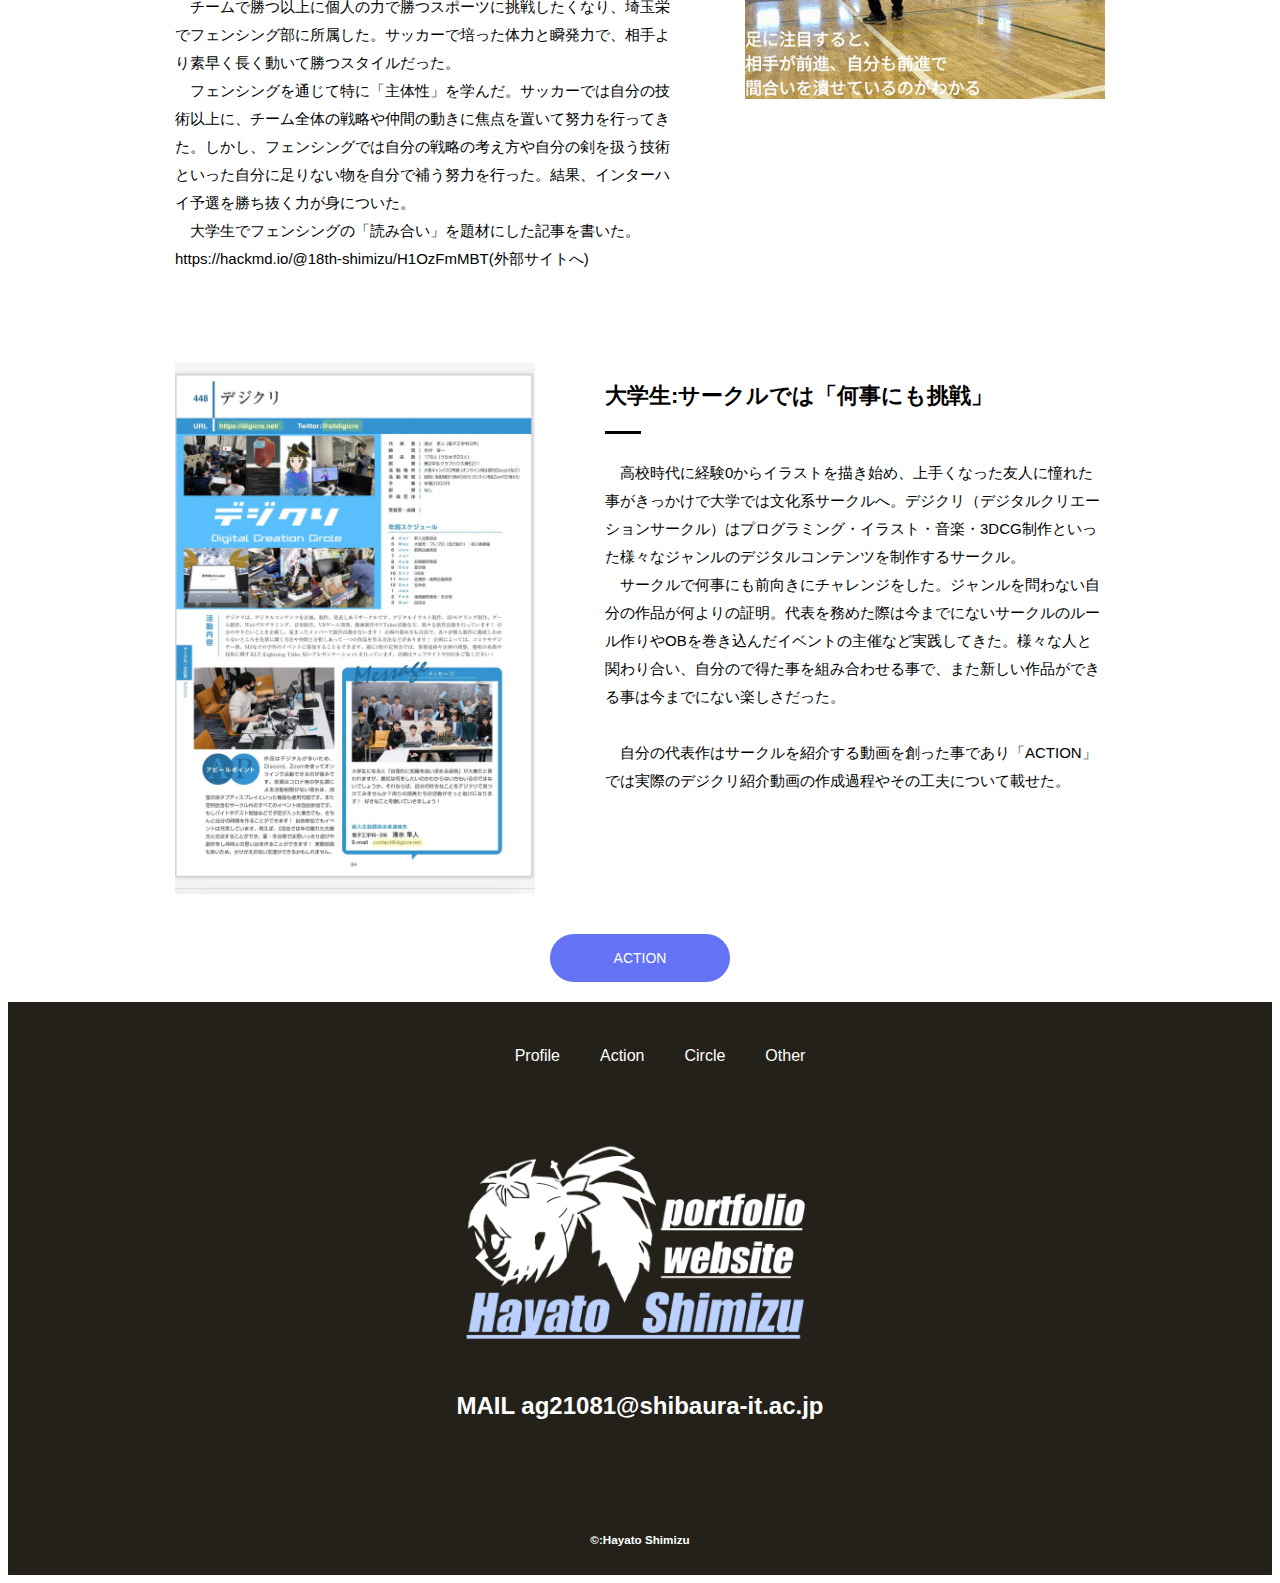
<file: profile.html>
<!DOCTYPE html>
<html>

<head>
  <meta charset="UTF-8">
  <title>PROFILE|Shimizu portfolio website</title>
  <meta name="description" content="清水のプロフィール">
  <meta name="viewport" content="width=device-width">
  <script src="./js/toggle-menu.js"></script>
  <link href="./css/common.css" rel="stylesheet">
  <link href="./css/profile.css" rel="stylesheet">
</head>

<body>
  <!--ヘッダーここから-->
  <header class="header">
    <div class="header-inner">
      <a class="header-logo" href="./index.html">
        <img src="./images/common/logo-header3.png" alt="RICE">
      </a>
      <button class="toggle-menu-button"></button>
      <div class="header-site-menu">
        <nav class="site-menu">
          <ul>
            <li><a href="profile.html">Profile</a></li>
            <li><a href="learning.html">Action</a></li>
            <li><a href="circle.html">Circle</a></li>
            <li><a href="other.html">Other</a></li>
          </ul>
        </nav>
      </div>

    </div>
  </header>
  <!--ヘッダーここまで-->

  <!--main始まり-->
  <main class="main">
    <div class="title">
      <h1>PROFILE</h1>
      <p>私の軌跡</p>
    </div>
    <div class="feature">
      <div class="feature-base">
        <h2>基本情報</h2>
        <dl class="base-text2">
          <dt>氏名:</dt>
          <dd>清水 隼人（しみず はやと）</dd>
          <dt>所属大学:</dt>
          <dd>芝浦工業大学</dd>
          <dt>学部・学科:</dt>
          <dd>工学部 電子工学科</dd>
          <dt>所属研究室:</dt>
          <dd>画像処理・ロボティクス研究室<br>プレ―マ・チャンドラ・チンタカ先生<br><a href="http://web.chintaka.ele.shibaura-it.ac.jp/home">web.chintaka.ele.shibaura-it.ac.jp/home(外部サイトへ)</a></dd>
          <dt>所属サークル:</dt>
          <dd>デジクリ（18期生 サークル代表）<br><a href="https://digicre.net/welcome/">https://digicre.net/welcome/(外部サイトへ)</a></dd>
          <dt>アルバイト経験:</dt>
          <dd>スーパー・塾講師</dd>
          <dt>趣味:</dt>
          <dd>イラスト制作・スマブラ</dd>
        </dl>
      </div>
      <img src="./images/profile/証明写真.jpg" alt="自己紹介用の画像">
    </div>
    <div class="feature reverse">
      <div class="feature-text">
        <h2>幼・小・中学生:サッカー部で「責任感」を学ぶ</h2>
        <p>
          　きっかけは親の提案。ポジションはボランチ。常にフィールド全体を見て相手を崩すパスをすることが得意だった。土手の坂を走り込んだ体力で、試合全体をカバーし、チームの攻めと守りの両方を支えていた。
          <br>　サッカーを通じて特に「責任感」を学んだ。ボランチはフィールド全体を支える為に、自分のミスがそのままチームの負けにつながった経験があった。しかし、自分がパスを通した時や相手の勢いを止めた時は、大きな得点チャンスを作り、そのままチームの勝ちに繋がるほど試合結果に大きな影響を与えた。責任が大きいポジションでチームを支える事は苦しくも、楽しかった。
        </p>
      </div>
      <img src="./images/profile/サッカー写真.jpg" alt="サークル紹介画像">
    </div>
    <div class="feature">
      <div class="feature-text">
        <h2>高校生:フェンシング部で「主体性」を学ぶ</h2>
        <p>
          　チームで勝つ以上に個人の力で勝つスポーツに挑戦したくなり、埼玉栄でフェンシング部に所属した。サッカーで培った体力と瞬発力で、相手より素早く長く動いて勝つスタイルだった。
          <br>　フェンシングを通じて特に「主体性」を学んだ。サッカーでは自分の技術以上に、チーム全体の戦略や仲間の動きに焦点を置いて努力を行ってきた。しかし、フェンシングでは自分の戦略の考え方や自分の剣を扱う技術といった自分に足りない物を自分で補う努力を行った。結果、インターハイ予選を勝ち抜く力が身についた。
          <br>　大学生でフェンシングの「読み合い」を題材にした記事を書いた。 <a href="https://hackmd.io/@18th-shimizu/H1OzFmMBT">https://hackmd.io/@18th-shimizu/H1OzFmMBT(外部サイトへ)</a>
        </p>
      </div>
      <img src="./images/other/fencing.gif" alt="フェンシングの画像">
    </div>
    <div class="feature reverse">
      <div class="feature-text">
        <h2>大学生:サークルでは「何事にも挑戦」</h2>
        <p>
          　高校時代に経験0からイラストを描き始め、上手くなった友人に憧れた事がきっかけで大学では文化系サークルへ。デジクリ（デジタルクリエーションサークル）はプログラミング・イラスト・音楽・3DCG制作といった様々なジャンルのデジタルコンテンツを制作するサークル。
          <br>　サークルで何事にも前向きにチャレンジをした。ジャンルを問わない自分の作品が何よりの証明。代表を務めた際は今までにないサークルのルール作りやOBを巻き込んだイベントの主催など実践してきた。様々な人と関わり合い、自分ので得た事を組み合わせる事で、また新しい作品ができる事は今までにない楽しさだった。
          <br><br>　自分の代表作はサークルを紹介する動画を創った事であり「ACTION」では実際のデジクリ紹介動画の作成過程やその工夫について載せた。
        </p>
      </div>
      <img src="./images/profile/IMG_1866.jpg" alt="サークル紹介画像">
    </div>
    <div class="link-button-area">
      <a class="link-button" href="./learning.html">ACTION</a>
    </div>

    
  </main>
  <!--main終-->

  <!--フッター始まり-->
  <footer class="footer">
    <nav class="site-menu">
      <ul>
        <li><a href="profile.html">Profile</a></li>
        <li><a href="learning.html">Action</a></li>
        <li><a href="circle.html">Circle</a></li>
        <li><a href="other.html">Other</a></li>
      </ul>
    </nav>
    <a class="footer-logo" href="./index.html">
      <img src="./images/common/logo-footer2.png" alt="RICE">
    </a>
    <p class="footer-mail">MAIL ag21081@shibaura-it.ac.jp</p>
    <p class="copyright"><small>&copy:Hayato Shimizu</small></p>
  </footer>
  <!--フッター終-->

</body>

</html>
</file>
<file: css/common.css>
@charset "utf-8";

/* ブラウザの規定スタイル解除 */
*,
::before::after {
  padding: 0;
  margin: 0;
  box-sizing: border-box;
}

/* 番号・箇条書き消去 */
ul,
ol {
  list-style: none;
}

/* リンクの文字色・下線削除 */
a {
  color: inherit;
  text-decoration: none;
}

/* ベースのスタイル設定 */
body {
  font-family: sans-serif;
  font-size: 16px;
  color: #000000;
  line-height: 1;
  background-color: #ffffff;
}

/* imgの最大幅指定 */
img {
  max-width: 100%;
}

/* ヘッダーのスタイル設定 */
.header-inner {
  max-width: 1200px;
  height: 110px;
  margin-left: auto;
  margin-right: auto;
  padding-left: 40px;
  padding-right: 40px;
  display: flex;
  justify-content: space-between;
  align-items: center;
}

/* いらないものを非表示 */
.toggle-menu-button {
  display: none;
}

/* ロゴとナビゲーションの指定 */
.header-logo {
  display: block;
  width: 170px;
}

.site-menu ul {
  display: flex;
}

.site-menu ul li {
  margin-left: 20px;
  margin-right: 20px;
  transition-duration: 0.5s;
}

.site-menu ul li:hover {
  color: #ffffff;
  padding: 20px;
  background-color: #6e72ff;
  border-radius: 50%
}


/* フッターの指定 */
.footer {
  color: #ffffff;
  background-color: #24211b;
  padding-top: 30px;
  padding-bottom: 15px;
  display: flex;
  flex-direction: column;
  align-items: center;
}

/* フッター内の要素指定 */
.footer-logo {
  display: block;
  width: 450px;
  margin-top: 30px;
}

.footer-mail {
  font-size: 24px;
  font-weight: bold;
  margin-top: 28px;
}

.copyright {
  font-size: 14px;
  font-weight: bold;
  margin-top: 90px;
}

@media (max-width: 800px) {

  /*モバイル・ ナビゲーションの指定 */
  .site-menu ul {
    display: block;
    text-align: center;
  }

  .site-menu li {
    margin-top: 20px;
  }
  
  .header {
    position: fixed;
    top: 0;
    left: 0;
    right: 0;
    background-color: #ffffff;
    height: 50px;
    z-index: 10;
    box-shadow: 0 3px 6px rgba(0, 0, 0, 0.1);
  }

  .header-inner {
    padding-left: 20px;
    padding-right: 20px;
    height: 100%;
    position: relative;
  }

  .header-logo {
    width: 100px;
  }

  /* メニューを開く */
  .header-site-menu {
    position: absolute;
    top: 100%;
    left: 0;
    right: 0;
    color: #ffffff;
    background-color: #2c2c4b;
    padding-top: 30px;
    padding-bottom: 50px;
    display: none;
  }

  /* メニューの表示・非表示 */
  .header-site-menu.is-show {
    display: block;
  }

  /* メニューのボタン */
  .toggle-menu-button {
    display: block;
    width: 44px;
    height: 34px;
    background-image: url(../images/common/icon-menu.png);
    background-size: 50%;
    background-position: center;
    background-repeat: no-repeat;
    background-color: transparent;
    border: none;
    border-radius: 0;
    outline: none;
  }

  /* 見えなくなったメインを移動 */
  .main {
    padding-top: 50px;
  }

  /* フッターのレイアウト */

  .footer-logo {
    display: block;
    width: 400px;
    margin-top: 60px;
  }

  .footer-mail {
    font-size: 18px;
  }

  .copyright {
    margin-top: 50px;
  }

}
</file>
<file: css/circle.css>
@charset "utf-8";

/* ヘッダー追加 */
.title {
  height: 310px;
  background-image: url(../images/circle/img-back3.png);
  background-repeat: no-repeat;
  background-position: center center;
  background-size: cover;
  display: flex;
  flex-direction: column;
  justify-content: center;
  align-items: center;
  color: #ffffff;
  text-shadow: 1px 1px 10px #4b2c14;
}

.title h1 {
  font-family: sans-serif;
  font-size: 32px;
  font-weight: bold;
}

.title p {
  font-size: 14px;
  margin-top: 15px;
}

/* ここまでヘッダー */

/* 枠決め・左にリスト*/
.circle-contents {
  width: 1080px;
  max-width: 90%;
  margin-top: 75px;
  margin-left: auto;
  margin-right: auto;
  display: flex;
  justify-content: space-between;
  flex-direction: row-reverse;
}

/* メインの枠組み */
.cicle-item {
  flex-grow: 1;
  max-width: 765px;
}

/* 中見出しの設定 */
.circle-item h2 {
  font-size: 22px;
  font-weight: bold;
  line-height: 30px;
}

/* 疑似要素の追加 */
.circle-item h2::after {
  content: '';
  display: block;
  width: 36px;
  height: 3px;
  background-color: #000000;
  margin-top: 20px;
}

/* 項目グリッド・余白決め */
.item-list {
  margin-top: 25px;
  display: grid;
  grid-template-columns: repeat(3, 220px);
  column-gap: 50px;
  row-gap: 40px;
}

/* リンクエリアにする */
.item-list a {
  display: block;
  transition-duration: 0.2s;
}

/* マウスで拡大 */
.item-list a:hover {
  transform: scale(1.05);
  background-color: #f0edfa;
  padding:1px;
}


.item-list dl {
  margin-top: 20px;
}

.item-list dt {
  font-weight: bold;
}

.item-list dd {
  font-size: 13px;
  line-height: 20px;
  margin-top: 10px;
  margin-left: 0;
}

/* サイドバーの設定 */
.circle-menu {
  flex-shrink: 0;
  margin-right: 60px;
  position: relative;
}

.circle-menu-inner {
  position: sticky;
  top: 30px;
  left: 0;
  right: 0;
}

.circle-menu-inner h2 {
  font-size: 18px;
  font-weight: bold;
}

.circle-menu-inner ul {
  list-style-type: disc;
  margin-top: 20px;
  margin-left: 20px;
}

.circle-menu-inner li {
  font-size: 14px;
  margin-top: 15px;
}

/* 作品詳細ページ */
.item-area {
  margin-top: 20px;
  display: flex;
  align-items: flex-start;
}

/* 詳細の画像 */
.item-area img {
  width: 50%;
  max-width: 380px;
}

/* 説明文横の余白 */
.about-item {
  margin-left: 30px;
}

/* 説明文のスタイル */
.about-item .item-text {
  font-size: 14px;
  line-height: 26px;
}

/* ボタンのスタイル */
.about-item a {
  color: #ffffff;
  background-color: #6472f4;
  display: inline-block;
  min-width: 180px;
  line-height: 48px;
  border-radius: 24px;
  font-family:  sans-serif;
  font-size: 14px;
  text-align: center;
  margin-top: 35px;
}

/* マウスをかざす */
.about-item a:hover {
  background-color: #2b00d8;
}

/* work上の余白 */
.works {
  margin-top: 60px;
}

/* フッター上の余白 */
.footer {
  margin-top: 100px;
}

@media (max-width: 800px) {

  /* 全体の枠の設定 */
  .circle-contents {
    display: block;
    max-width: 100%;
    margin-top: 60px;
  }

  /* コンテンツエリアの設定 */
  .works-item {
    max-width: 540px;
    margin-left: auto;
    margin-right: auto;
    padding-left: 20px;
    padding-right: 20px;
    grid-template-columns: repeat(auto-fill, 220px);
  }

  /* サイドバーの設定 */
  .works-menu {
    background-color: #f8f8f8;
    padding-top: 50px;
    padding-bottom: 50px;
    margin-top: 60px;
    margin-right: 0;
  }

  .works-menu-inner {
    max-width: 540px;
    margin-left: auto;
    margin-right: auto;
    padding-left: 20px;
    padding-right: 20px;
  }

  .item-area {
    display: block;
  }

  .item-area img {
    width: 100%;
    max-width: 100%;
  }

  .about-item {
    margin-top: 20px;
    margin-left: 0;
  }

  .about-item a {
    width: 100%;
  }

  .footer {
    margin-top: 0;
  }

  /* 項目グリッド・余白決め */
  .item-list {
    margin-top: 25px;
    display: grid;
    grid-template-columns: repeat(auto-fill, 220px);
    column-gap: 50px;
    row-gap: 40px;
  }

}
</file>
<file: css/learning.css>
@charset "utf-8";

/* タイトルエリアの枠組み・画像 */
.title {
  height: 310px;
  background-image: url(../images/learning/タイトル画像.png);
  background-repeat: no-repeat;
  background-position: center center;
  background-size: cover;
  display: flex;
  flex-direction: column;
  justify-content: center;
  align-items: center;
  color: #ffffff;
  text-shadow: 1px 1px 10px #4b2c14;
}

/* タイトルの文字 */
.title h1 {
  font-family: sans-serif;
  font-size: 32px;
  font-weight: bold;
}

.title p {
  font-size: 14px;
  margin-top: 15px;
}

/* 内容のエリア指定 */
.feature {
  display: flex;
  justify-content: space-between;
  width: 930px;
  max-width: 90%;
  margin-top: 75px;
  margin-left: auto;
  margin-right: auto;
  align-items: flex-start;
}

/* basetext（プロフィール）を調整 */
.feature dt{
  clear: both;
	float: left;
	max-width: 500px;
  margin-top: 20px;
  font-weight: bold;
}

.feature dd {
  float: left;
  margin-top: 20px;
  margin-left: 10px;
}


/* 疑似要素の設定 ・棒線*/
.feature-base h2::after {
  content: '';
  display: block;
  width: 36px;
  height: 3px;
  background-color: #000000;
  margin-top: 20px;
}

/*内容・画像大きさ */
.feature img {
  width: 500px;
}

/* テキスト幅と余白 */
.feature-text {
  max-width: 500px;
  margin-right: 10px;
}

/* エリアを反転 */
.reverse {
  flex-direction: row-reverse;
}

/* 余白の反転 */
.reverse .feature-text {
  margin-left:  30px;
}

/* 中見出しの指定 */
.feature-text h2 {
  font-size: 22px;
  font-weight: bold;
  line-height: 30px;
}

/* 疑似要素の設定 ・棒線*/
.feature-text h2::after {
  content: '';
  display: block;
  width: 36px;
  height: 3px;
  background-color: #000000;
  margin-top: 20px;
}

/* 内容の本文 */
.feature-text p {
  font-size: 15px;
  line-height: 28px;
  margin-top: 25px;
  margin-right: 10px;
}

/* スライドの挿入 */
.g-slide{
  width: 500px;
  height: 282px;
  position: relative;
  overflow: auto;
  padding-top: 65px;
  }
  .g-slide iframe {
  width: 100%;
  height: 100%;
  top: 0;
  left: 0;
  }

  /* 写真下の導入場所 */
.lead {
  max-width: 1200px;
  margin: 10px auto;
}

/* 文の指定 */
.lead p {
  line-height: 2;
  text-align: center;
}

/* リンクボタンの場所 */
.link-button-area {
  text-align: center;
  margin-top: 40px;
}

/* ボタンの色・幅・高さ・角 */
.link-button {
  color: #ffffff;
  background-color: #6472f4;
  display: inline-block;
  min-width: 180px;
  line-height: 48px;
  border-radius: 24px;
  font-family: "MS Pゴシック", sans-serif;
  font-size: 14px;
  transition-duration: 0.2s;
}

/* マウスを置いた時に反応 */
.link-button:hover {
  background-color: #2b00d8;
  font-size: 18px;
}

.footer {
  margin-top:20px;
}

/* モバイル版 */
@media (max-width: 800px) {

  /* 枠の指定 */
  .feature {
    display: block;
    width: 500px;
    margin-top: 45px;
  }

  /* 左右の余白調整 */
  .feature-base dd {
    width: auto;
    margin-left: 10px;
  }

  .feature-text {
    margin-right: 0;
  }

  .reverse .feature-text {
    margin-left: 0;
  }

  /* 画像サイズ調整 */
  .feature img {
    width: 100%;
    height: auto;
    margin-top: 25px;
  }

  .g-slide{
    width: 100%;
    height: auto;
    }
  
}
</file>
<file: css/other.css>
@charset "utf-8";

/* タイトルエリアの枠組み・画像 */
.title {
  display: flex;
  flex-direction: column;
  justify-content: center;
  align-items: center;
}

/* タイトルの文字 */
.title h1 {
  font-family: sans-serif;
  font-size: 32px;
  font-weight: bold;
}

.title p {
  font-size: 14px;
  margin-top: 5px;
}

/* 内容のエリア指定 */
.feature {
  display: flex;
  justify-content: space-between;
  width: 930px;
  max-width: 90%;
  margin-top: 20px;
  margin-left: auto;
  margin-right: auto;
  align-items: flex-start;
}

/* basetext（プロフィール）を調整 */
.feature dt{
  clear: both;
	float: left;
	max-width: 500px;
  margin-top: 20px;
  font-weight: bold;
}

.feature dd {
  float: left;
  margin-top: 20px;
  margin-left: 10px;
}


/* 疑似要素の設定 ・棒線*/
.feature-base h2::after {
  content: '';
  display: block;
  width: 36px;
  height: 3px;
  background-color: #000000;
  margin-top: 20px;
}

/*内容・画像大きさ */
.feature img {
  width: 300px;
}


/* テキスト幅と余白 */
.feature-text {
  max-width: 550px;
  margin-right: 40px;
}

/* エリアを反転 */
.reverse {
  flex-direction: row-reverse;
}

/* 余白の反転 */
.reverse .feature-text {
  margin-left: 40px;
  margin-right: 0;
}

/* 中見出しの指定 */
.feature-text h2 {
  font-size: 22px;
  font-weight: bold;
  line-height: 30px;
}

/* 疑似要素の設定 ・棒線*/
.feature-text h2::after {
  content: '';
  display: block;
  width: 36px;
  height: 3px;
  background-color: #000000;
  margin-top: 20px;
}

/* 内容の本文 */
.feature-text p {
  font-size: 15px;
  line-height: 28px;
  margin-top: 25px;
}
/* スライドの挿入 */
.g-slide{
  width: 500px;
  height: 282px;
  position: relative;
  overflow: auto;
  padding-top: 65px;
  }
  .g-slide iframe {
  width: 100%;
  height: 100%;
  top: 0;
  left: 0;
  }

.footer {
  margin-top:20px;
}

/* モバイル版 */
@media (max-width: 800px) {

  /* 枠の指定 */
  .feature {
    display: block;
    width: 500px;
    margin-top: 45px;
  }

  /* 左右の余白調整 */
  .feature-base dd {
    width: auto;
    margin-left: 10px;
  }

  .feature-text {
    margin-right: 0;
  }

  .reverse .feature-text {
    margin-left: 0;
  }

  /* 画像サイズ調整 */
  .feature img {
    width: 100%;
    height: auto;
    margin-top: 25px;
  }

  .g-slide{
    width: 100%;
    height: auto;
    }
  
}
</file>
<file: css/profile.css>
@charset "utf-8";

/* タイトルエリアの枠組み・画像 */
.title {
  height: 310px;
  background-image: url(../images/profile/タイトル画像.png);
  background-repeat: no-repeat;
  background-position: center center;
  background-size: cover;
  display: flex;
  flex-direction: column;
  justify-content: center;
  align-items: center;
  color: #ffffff;
  text-shadow: 1px 1px 10px #4b2c14;
}

/* タイトルの文字 */
.title h1 {
  font-family: sans-serif;
  font-size: 32px;
  font-weight: bold;
}

.title p {
  font-size: 14px;
  margin-top: 15px;
}

/* 内容のエリア指定 */
.feature {
  display: flex;
  justify-content: space-between;
  width: 930px;
  max-width: 90%;
  margin-top: 75px;
  margin-left: auto;
  margin-right: auto;
  align-items: flex-start;
}

/* basetext（プロフィール）を調整 */
.feature dt{
  clear: both;
	float: left;
	max-width: 500px;
  margin-top: 20px;
  font-weight: bold;
}

.feature dd {
  float: left;
  margin-top: 20px;
  margin-left: 10px;
}


/* 疑似要素の設定 ・棒線*/
.feature-base h2::after {
  content: '';
  display: block;
  width: 36px;
  height: 3px;
  background-color: #000000;
  margin-top: 20px;
}

/*内容・画像大きさ */
.feature img {
  width: 360px;
}


/* テキスト幅と余白 */
.feature-text {
  max-width: 500px;
  margin-right: 40px;
}

/* エリアを反転 */
.reverse {
  flex-direction: row-reverse;
}

/* 余白の反転 */
.reverse .feature-text {
  margin-left: 40px;
  margin-right: 0;
}

/* 中見出しの指定 */
.feature-text h2 {
  font-size: 22px;
  font-weight: bold;
  line-height: 30px;
}

/* 疑似要素の設定 ・棒線*/
.feature-text h2::after {
  content: '';
  display: block;
  width: 36px;
  height: 3px;
  background-color: #000000;
  margin-top: 20px;
}

/* 内容の本文 */
.feature-text p {
  font-size: 15px;
  line-height: 28px;
  margin-top: 25px;
}
/* リンクボタンの場所 */
.link-button-area {
  text-align: center;
  margin-top: 40px;
}

/* ボタンの色・幅・高さ・角 */
.link-button {
  color: #ffffff;
  background-color: #6472f4;
  display: inline-block;
  min-width: 180px;
  line-height: 48px;
  border-radius: 24px;
  font-family: "MS Pゴシック", sans-serif;
  font-size: 14px;
  transition-duration: 0.2s;
}

/* マウスを置いた時に反応 */
.link-button:hover {
  background-color: #2b00d8;
  font-size: 18px;
}

.footer {
  margin-top:20px;
}

/* モバイル版 */
@media (max-width: 800px) {

  /* 枠の指定 */
  .feature {
    display: block;
    width: 500px;
    margin-top: 45px;
  }

  /* 左右の余白調整 */
  .feature-base dd {
    width: auto;
    margin-left: 10px;
  }

  .feature-text {
    margin-right: 0;
  }

  .reverse .feature-text {
    margin-left: 0;
  }

  /* 画像サイズ調整 */
  .feature img {
    width: 100%;
    height: auto;
    margin-top: 25px;
  }
}
</file>
